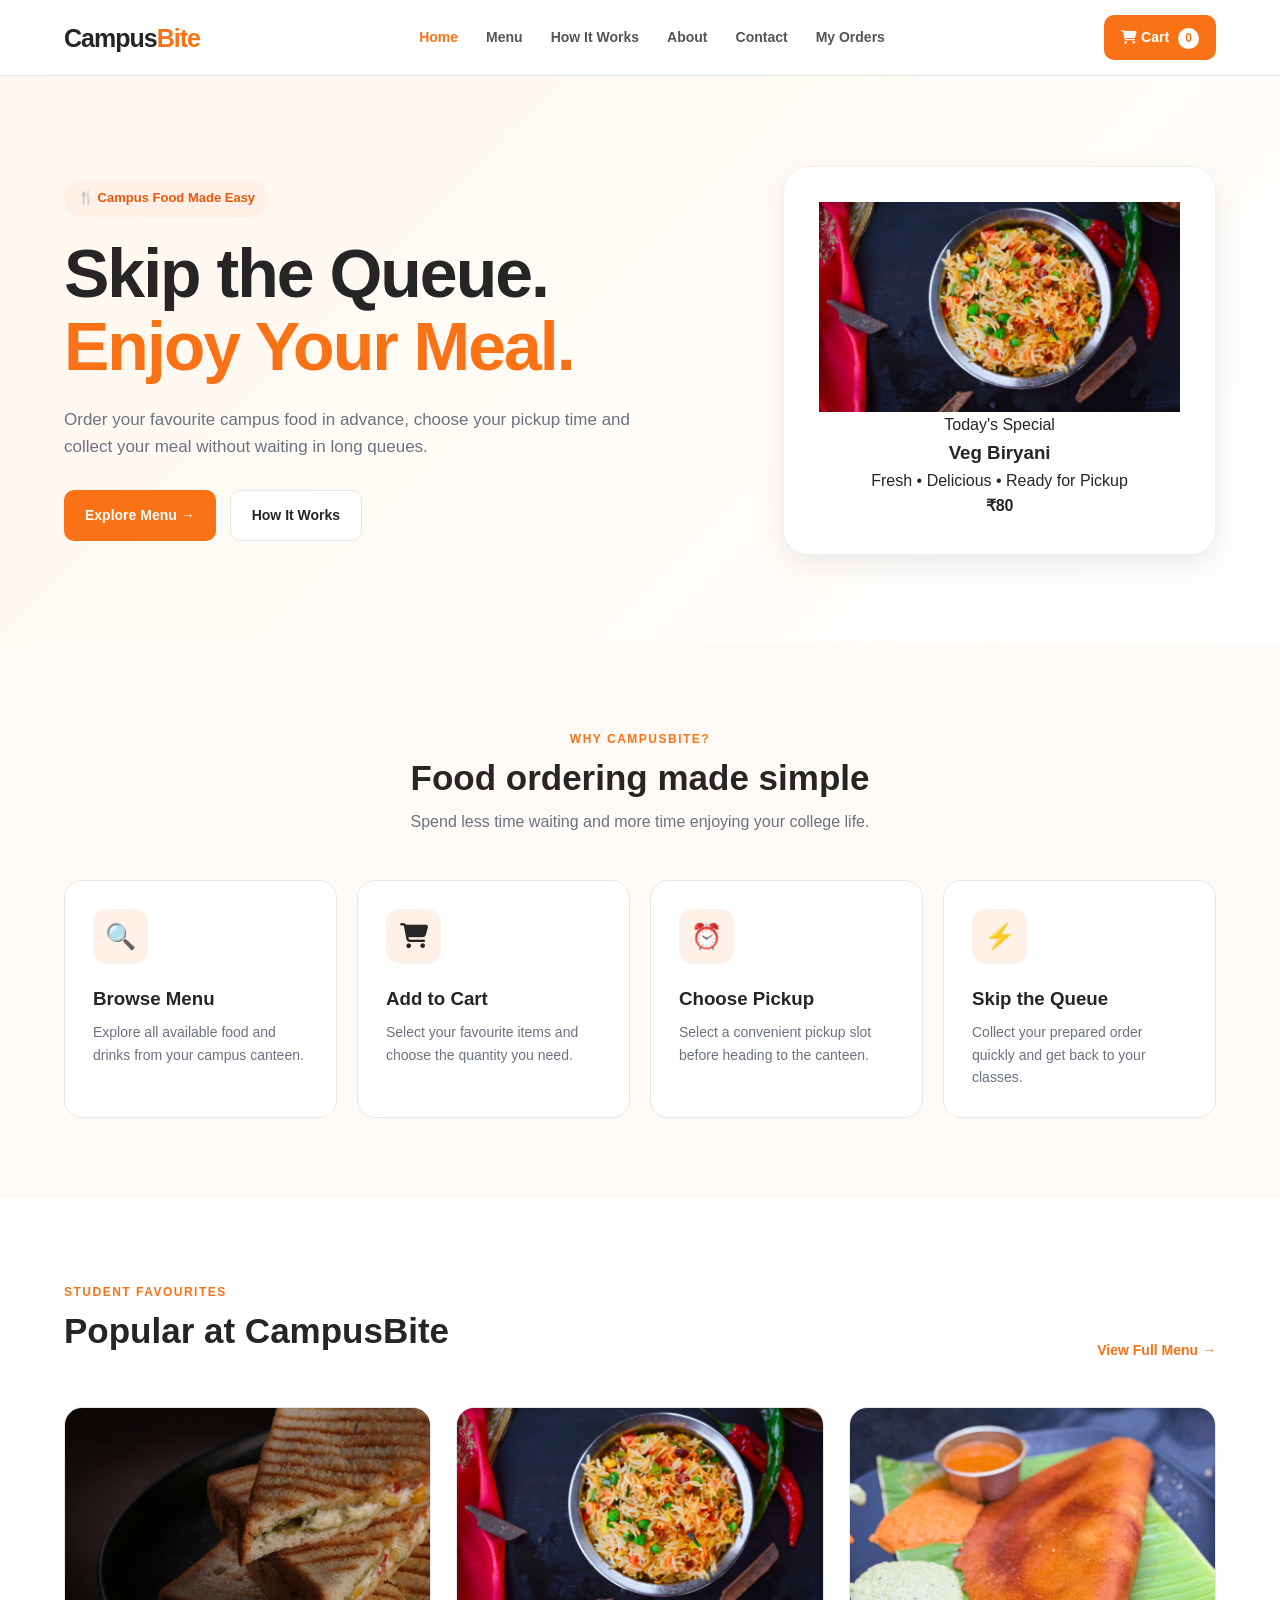
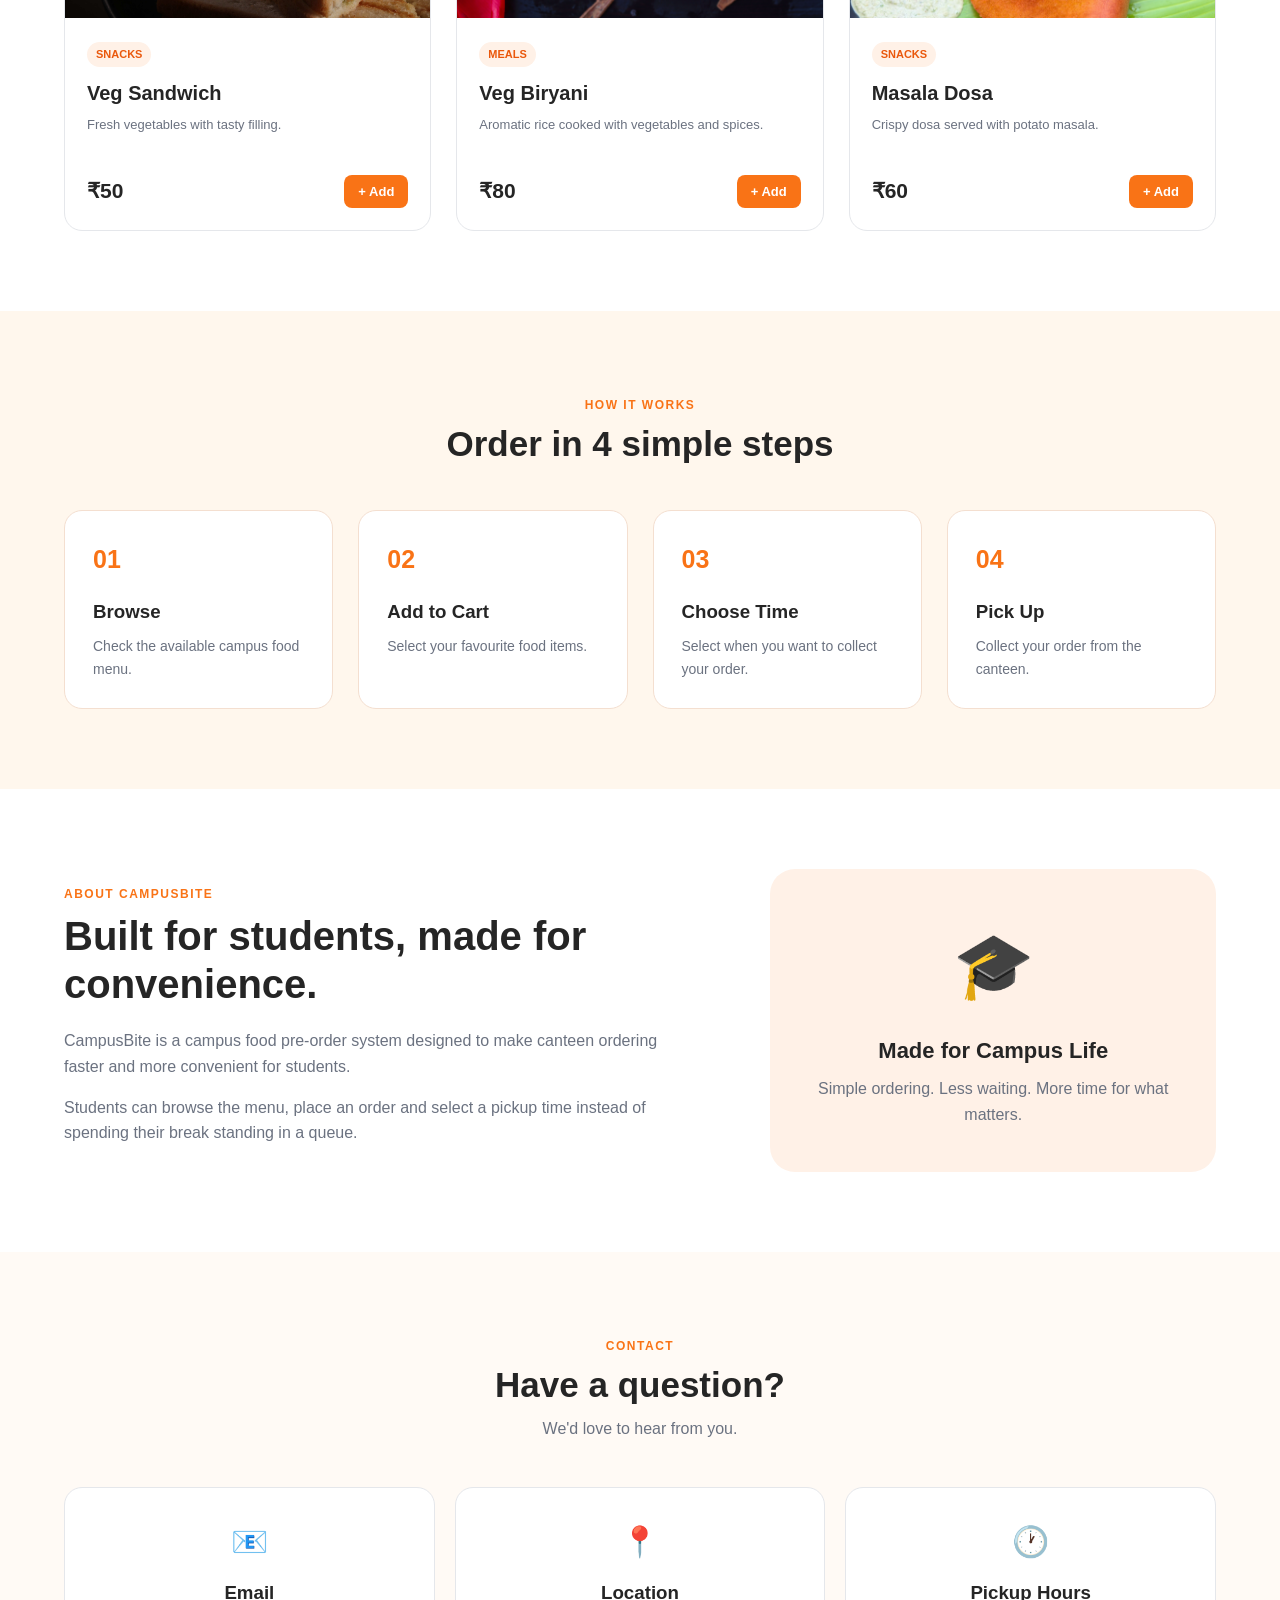
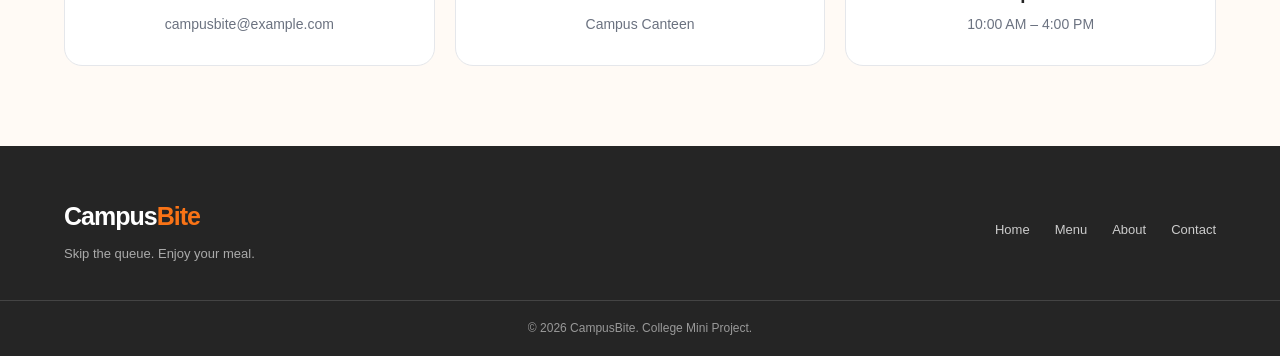
<file: index.html>
<!DOCTYPE html>
<html lang="en">
<head>
    <meta charset="UTF-8">
    <meta name="viewport" content="width=device-width, initial-scale=1.0">

    <title>CampusBite | Skip the Queue</title>

    <link rel="stylesheet" href="css/style.css">

    <link rel="stylesheet" href="https://cdnjs.cloudflare.com/ajax/libs/font-awesome/6.5.2/css/all.min.css">
</head>

<body>

    <!-- ================= NAVBAR ================= -->

    <header class="navbar">

        <div class="container nav-container">

            <a href="index.html" class="logo">
                Campus<span>Bite</span>
            </a>

            <nav class="nav-links">
                <a href="index.html" class="active">Home</a>
                <a href="menu.html">Menu</a>
                <a href="index.html#how-it-works">How It Works</a>
                <a href="index.html#about">About</a>
                <a href="index.html#contact">Contact</a>
                <a href="my-orders.html">My Orders</a>
            </nav>

            <a href="cart.html" class="cart-button">
                <i class="fas fa-shopping-cart"></i> Cart
                <span id="cart-count">0</span>
            </a>

        </div>

    </header>


    <!-- ================= HERO ================= -->

    <section class="hero">

        <div class="container hero-content">

            <div class="hero-text">

                <span class="hero-tag">
                    🍴 Campus Food Made Easy
                </span>

                <h1>
                    Skip the Queue.
                    <span>Enjoy Your Meal.</span>
                </h1>

                <p>
                    Order your favourite campus food in advance,
                    choose your pickup time and collect your meal
                    without waiting in long queues.
                </p>

                <div class="hero-buttons">

                    <a href="menu.html" class="primary-button">
                        Explore Menu →
                    </a>

                    <a href="#how-it-works" class="secondary-button">
                        How It Works
                    </a>

                </div>

            </div>


            <div class="hero-card">

                <div class="menu-food-image">

                    <img src="images/biryani.jpg"
                         alt="Veg Biryani">

                </div>
                    <span>Today's Special</span>

                    <h3>Veg Biryani</h3>

                    <p>
                        Fresh • Delicious • Ready for Pickup
                    </p>

                    <strong>₹80</strong>

                </div>

            </div>

        </div>

    </section>


    <!-- ================= FEATURES ================= -->

    <section class="section">

        <div class="container">

            <div class="section-heading">

                <span class="section-label">
                    WHY CAMPUSBITE?
                </span>

                <h2>
                    Food ordering made simple
                </h2>

                <p>
                    Spend less time waiting and more time enjoying
                    your college life.
                </p>

            </div>


            <div class="feature-grid">

                <div class="feature-card">

                    <div class="feature-icon">🔍</div>

                    <h3>Browse Menu</h3>

                    <p>
                        Explore all available food and drinks
                        from your campus canteen.
                    </p>

                </div>


                <div class="feature-card">

                    <div class="feature-icon">
                        <i class="fas fa-shopping-cart"></i>
                    </div>

                    <h3>Add to Cart</h3>

                    <p>
                        Select your favourite items and choose
                        the quantity you need.
                    </p>

                </div>


                <div class="feature-card">

                    <div class="feature-icon">⏰</div>

                    <h3>Choose Pickup</h3>

                    <p>
                        Select a convenient pickup slot before
                        heading to the canteen.
                    </p>

                </div>


                <div class="feature-card">

                    <div class="feature-icon">⚡</div>

                    <h3>Skip the Queue</h3>

                    <p>
                        Collect your prepared order quickly
                        and get back to your classes.
                    </p>

                </div>

            </div>

        </div>

    </section>


    <!-- ================= POPULAR FOOD ================= -->

    <section class="section light-section">

        <div class="container">

            <div class="section-heading section-heading-row">

                <div>

                    <span class="section-label">
                        STUDENT FAVOURITES
                    </span>

                    <h2>
                        Popular at CampusBite
                    </h2>

                </div>

                <a href="menu.html" class="view-menu-link">
                    View Full Menu →
                </a>

            </div>


            <div class="food-grid">


                <!-- Sandwich -->

                <div class="food-card">

                    <div class="menu-food-image">
                        <img src="images/sandwich.jpg"
                             alt="Veg Sandwich">
                    </div>

                    <div class="menu-food-info">

                        <span class="food-category">
                            Snacks
                        </span>

                        <h3>Veg Sandwich</h3>

                        <p>
                            Fresh vegetables with tasty filling.
                        </p>

                        <div class="food-bottom">

                            <strong>₹50</strong>

                            <button onclick="addToCart(1)">
                                + Add
                            </button>

                        </div>

                    </div>

                </div>


                <!-- Biryani -->

                <div class="food-card">

                    <div class="menu-food-image">
                        <img src="images/biryani.jpg"
                             alt="Veg Biryani">
                    </div>

                    <div class="menu-food-info">

                        <span class="food-category">
                            Meals
                        </span>

                        <h3>Veg Biryani</h3>

                        <p>
                            Aromatic rice cooked with vegetables
                            and spices.
                        </p>

                        <div class="food-bottom">

                            <strong>₹80</strong>

                            <button onclick="addToCart(2)">
                                + Add
                            </button>

                        </div>

                    </div>

                </div>


                <!-- Dosa -->

                <div class="food-card">

                    <div class="menu-food-image">
                        <img src="images/masala-dosa.jpg"
                             alt="Masala Dosa">
                    </div>

                    <div class="menu-food-info">

                        <span class="food-category">
                            Snacks
                        </span>

                        <h3>Masala Dosa</h3>

                        <p>
                            Crispy dosa served with potato masala.
                        </p>

                        <div class="food-bottom">

                            <strong>₹60</strong>

                            <button onclick="addToCart(4)">
                                + Add
                            </button>

                        </div>

                    </div>

                </div>

            </div>

        </div>

    </section>


    <!-- ================= HOW IT WORKS ================= -->

    <section class="how-section" id="how-it-works">

        <div class="container">

            <div class="section-heading">

                <span class="section-label">
                    HOW IT WORKS
                </span>

                <h2>
                    Order in 4 simple steps
                </h2>

            </div>


            <div class="steps">

                <div class="step">

                    <div class="step-number">01</div>

                    <h3>Browse</h3>

                    <p>
                        Check the available campus food menu.
                    </p>

                </div>


                <div class="step">

                    <div class="step-number">02</div>

                    <h3>Add to Cart</h3>

                    <p>
                        Select your favourite food items.
                    </p>

                </div>


                <div class="step">

                    <div class="step-number">03</div>

                    <h3>Choose Time</h3>

                    <p>
                        Select when you want to collect your order.
                    </p>

                </div>


                <div class="step">

                    <div class="step-number">04</div>

                    <h3>Pick Up</h3>

                    <p>
                        Collect your order from the canteen.
                    </p>

                </div>

            </div>

        </div>

    </section>


    <!-- ================= ABOUT ================= -->

    <section class="section about" id="about">

        <div class="container about-content">

            <div class="about-text">

                <span class="section-label">
                    ABOUT CAMPUSBITE
                </span>

                <h2>
                    Built for students,
                    made for convenience.
                </h2>

                <p>
                    CampusBite is a campus food pre-order system
                    designed to make canteen ordering faster and
                    more convenient for students.
                </p>

                <p>
                    Students can browse the menu, place an order
                    and select a pickup time instead of spending
                    their break standing in a queue.
                </p>

            </div>


            <div class="about-box">

                <div class="about-icon">
                    🎓
                </div>

                <h3>
                    Made for Campus Life
                </h3>

                <p>
                    Simple ordering. Less waiting.
                    More time for what matters.
                </p>

            </div>

        </div>

    </section>


    <!-- ================= CONTACT ================= -->

    <section class="section contact" id="contact">

        <div class="container">

            <div class="section-heading">

                <span class="section-label">
                    CONTACT
                </span>

                <h2>
                    Have a question?
                </h2>

                <p>
                    We'd love to hear from you.
                </p>

            </div>


            <div class="contact-grid">

                <div class="contact-card">

                    <div class="contact-icon">
                        📧
                    </div>

                    <h3>Email</h3>

                    <p>
                        campusbite@example.com
                    </p>

                </div>


                <div class="contact-card">

                    <div class="contact-icon">
                        📍
                    </div>

                    <h3>Location</h3>

                    <p>
                        Campus Canteen
                    </p>

                </div>


                <div class="contact-card">

                    <div class="contact-icon">
                        🕐
                    </div>

                    <h3>Pickup Hours</h3>

                    <p>
                        10:00 AM – 4:00 PM
                    </p>

                </div>

            </div>

        </div>

    </section>


    <!-- ================= FOOTER ================= -->

    <footer class="footer">

        <div class="container footer-content">

            <div>

                <a href="index.html" class="logo">
                    Campus<span>Bite</span>
                </a>

                <p>
                    Skip the queue. Enjoy your meal.
                </p>

            </div>


            <div class="footer-links">

                <a href="index.html">Home</a>
                <a href="menu.html">Menu</a>
                <a href="#about">About</a>
                <a href="#contact">Contact</a>

            </div>

        </div>


        <div class="footer-bottom">

            <p>
                © 2026 CampusBite. College Mini Project.
            </p>

        </div>

    </footer>


    <script src="js/script.js"></script>

</body>
</html>
</file>
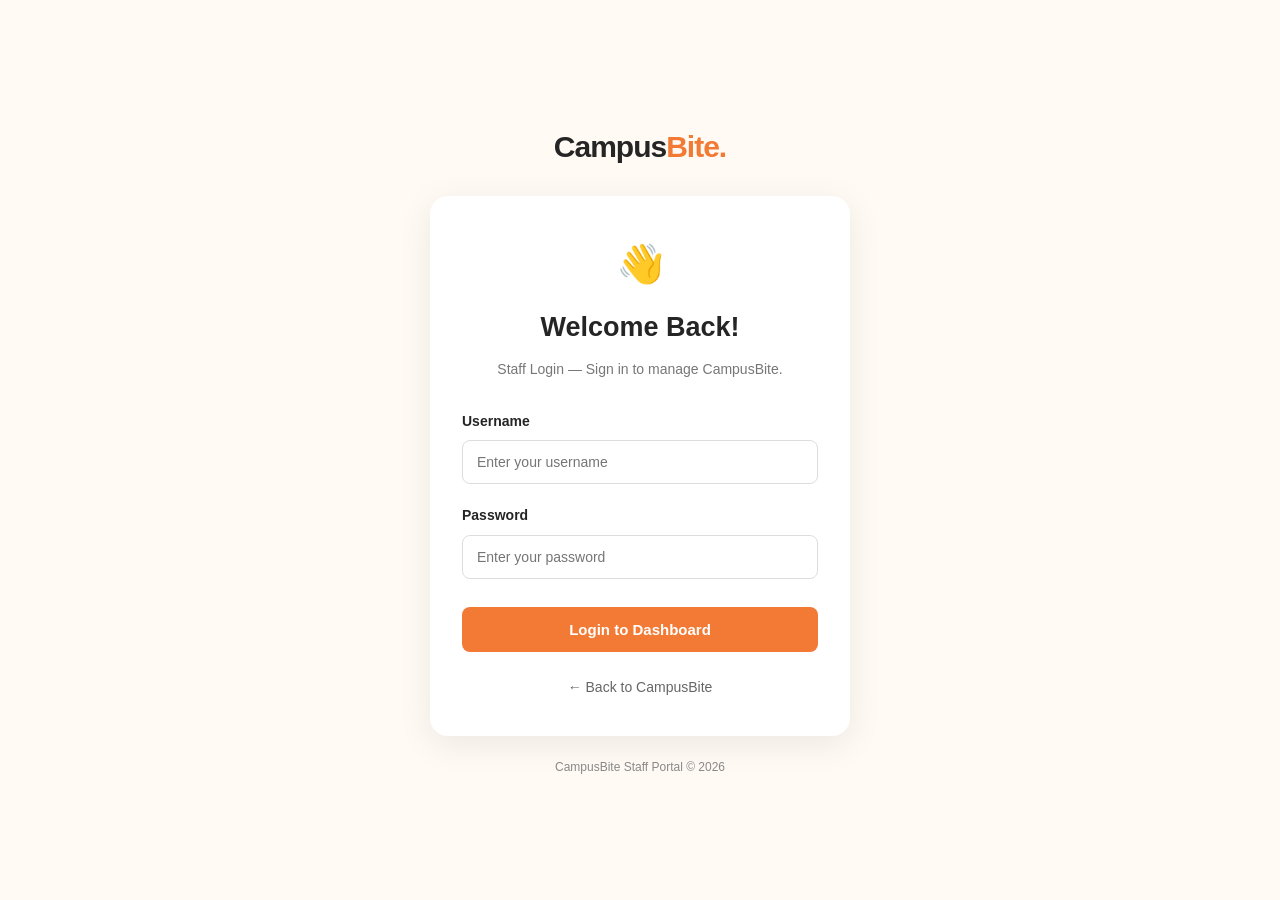
<file: admin-login.html>
<!DOCTYPE html>
<html lang="en">
<head>
    <meta charset="UTF-8">
    <meta name="viewport" content="width=device-width, initial-scale=1.0">
    <title>CampusBite | Staff Login</title>
    <link rel="stylesheet" href="css/style.css">
</head>
<body class="admin-login-page">

    <div class="admin-login-container">

        <a href="index.html" class="logo">
            Campus<span>Bite.</span>
        </a>

        <div class="admin-login-card">
            <div class="admin-login-icon">👋</div>

            <h1>Welcome Back!</h1>
            <p class="admin-login-subtitle">
                Staff Login — Sign in to manage CampusBite.
            </p>

            <form id="adminLoginForm">
                <div class="login-form-group">
                    <label for="adminUsername">Username</label>
                    <input
                        type="text"
                        id="adminUsername"
                        placeholder="Enter your username"
                        required
                    >
                </div>

                <div class="login-form-group">
                    <label for="adminPassword">Password</label>
                    <input
                        type="password"
                        id="adminPassword"
                        placeholder="Enter your password"
                        required
                    >
                </div>

                <p id="loginError" class="login-error"></p>

                <button type="submit" class="admin-login-btn">
                    Login to Dashboard
                </button>
            </form>

            <a href="index.html" class="login-back-link">
                ← Back to CampusBite
            </a>
        </div>

        <p class="admin-login-footer">
            CampusBite Staff Portal © 2026
        </p>

    </div>

    <script src="js/script.js"></script>

</body>
</html>
</file>
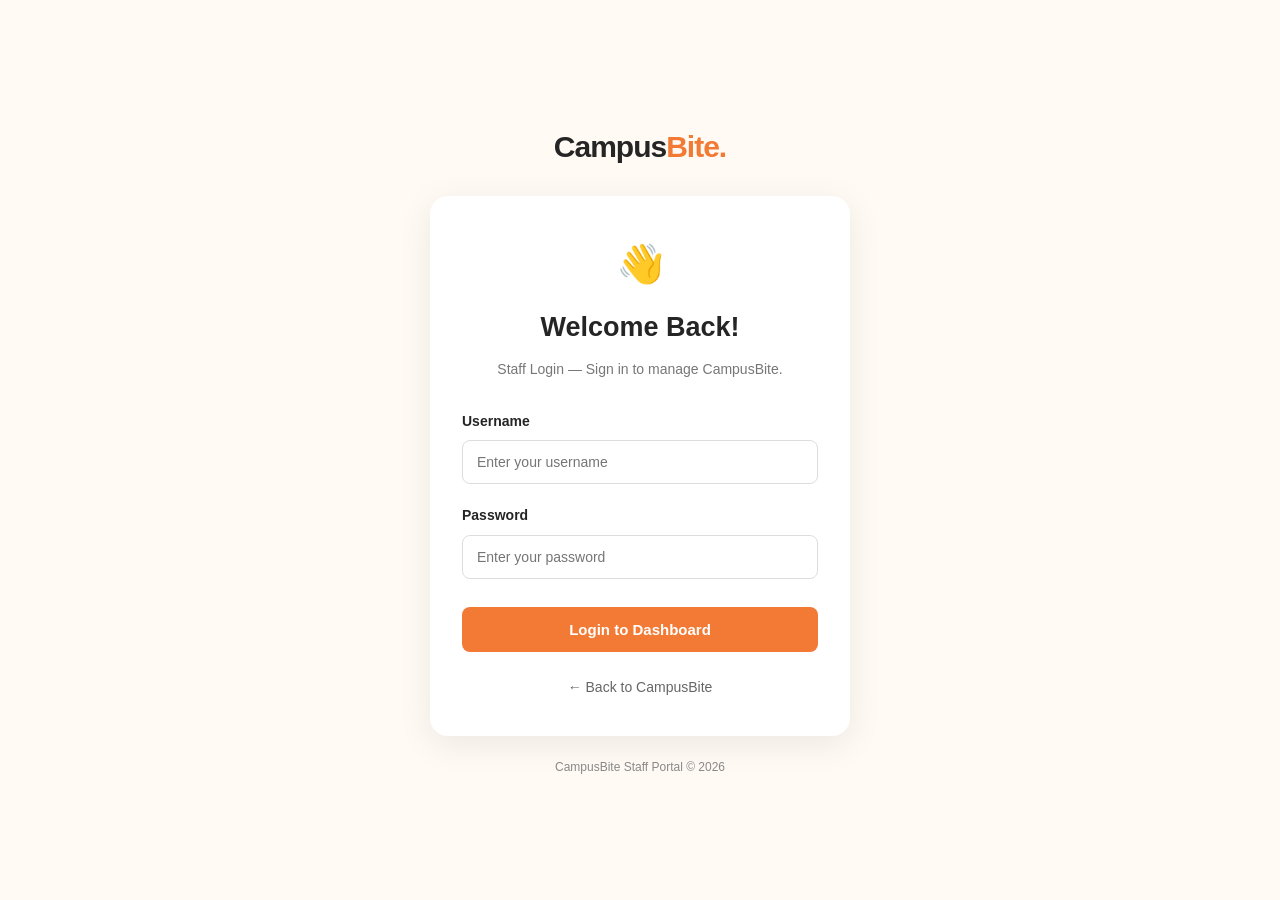
<file: admin.html>
<!DOCTYPE html>
<html lang="en">
<head>
    <meta charset="UTF-8">
    <meta name="viewport" content="width=device-width, initial-scale=1.0">
    <title>CampusBite | Admin Dashboard</title>
    <link rel="stylesheet" href="css/style.css">
</head>

<body class="admin-page">

    <div class="admin-layout">

        <!-- SIDEBAR -->
        <aside class="admin-sidebar">

            <div class="admin-brand">
                <a href="index.html" class="logo">
                    Campus<span>Bite.</span>
                </a>
                <p>STAFF PANEL</p>
            </div>

            <nav class="admin-nav">
                <a href="#dashboard" class="admin-nav-link active">📊 Dashboard</a>
                <a href="#active-section" class="admin-nav-link">📦 Active Orders</a>
                <a href="#completed-section" class="admin-nav-link">✅ Completed Orders</a>
                <a href="#cancelled-section" class="admin-nav-link">❌ Cancelled Orders</a>
                <a href="#food-management" class="admin-nav-link">🍔 Food Management</a>
                
            </nav>

            <div class="admin-sidebar-bottom">

                <a href="index.html">← Back to Website</a>
            
                <button
                    type="button"
                    class="admin-logout-btn"
                    onclick="adminLogout()">
                    ↪ Logout
                </button>
            
            </div>

        </aside>


        <!-- MAIN CONTENT -->
        <main class="admin-main" id="dashboard">

            <header class="admin-topbar">
                <div>
                    <h2>Dashboard Overview</h2>
                    <p>Welcome to CampusBite Staff Dashboard!</p>
                </div>

                
            </header>


            <!-- SUMMARY CARDS -->
            <section class="admin-dashboard-section">

                <div class="admin-dashboard-heading">
                    <h2>Overview</h2>
                    <p>Here's what's happening with your orders.</p>
                </div>

                <div class="admin-summary" id="admin-summary"></div>

            </section>


            <!-- ACTIVE ORDERS -->
            <section class="admin-dashboard-section" id="active-section">

                <div class="admin-section-heading">
                    <div>
                        <h2>Active Orders</h2>
                        <p>Orders that need attention.</p>
                    </div>

                    <span id="active-orders-count"></span>
                </div>

                <div id="admin-active-orders"></div>

            </section>


            <!-- COMPLETED ORDERS -->
            <section class="admin-dashboard-section" id="completed-section">

                <div class="admin-section-heading">
                    <div>
                        <h2>Completed Orders</h2>
                        <p>Orders successfully collected.</p>
                    </div>

                    <span id="completed-orders-count"></span>
                </div>

                <div id="admin-completed-orders"></div>

            </section>


            <!-- CANCELLED ORDERS -->
            <section class="admin-dashboard-section" id="cancelled-section">

                <div class="admin-section-heading">
                    <div>
                        <h2>Cancelled Orders</h2>
                        <p>Orders cancelled by students or staff.</p>
                    </div>

                    <span id="cancelled-orders-count"></span>
                </div>

                <div id="admin-cancelled-orders"></div>

            </section>


            <!-- FUTURE FEATURES -->
            <!-- FOOD MANAGEMENT -->
<section class="admin-dashboard-section" id="food-management">

    <div class="admin-section-heading">
        <div>
            <h2>Food Management</h2>
            <p>Add and manage your CampusBite menu.</p>
        </div>
    </div>

    <!-- ADD NEW FOOD FORM -->
    <div class="add-food-form">

        <h3>➕ Add New Food Item</h3>

        <form id="add-food-form">

            <div class="food-form-grid">

                <div class="form-group">
                    <label for="food-name">Food Name</label>
                    <input type="text" id="food-name"
                        placeholder="Enter food name" required>
                </div>

                <div class="form-group">
                    <label for="food-price">Price (₹)</label>
                    <input type="number" id="food-price"
                        placeholder="Enter price" min="1" required>
                </div>

                <div class="form-group">
                    <label for="food-category">Category</label>
                    <select id="food-category" required>
                        <option value="">Select Category</option>
                        <option value="Snacks">Snacks</option>
                        <option value="Meals">Meals</option>
                        <option value="Beverages">Beverages</option>
                        <option value="Desserts">Desserts</option>
                    </select>
                </div>

                <div class="form-group">
                    <label for="food-image">Image URL</label>
                    <input type="url" id="food-image"
                        placeholder="Paste image URL">
                </div>

            </div>

            <button type="submit" class="add-food-submit-btn">
                Add Food Item
            </button>

        </form>

    </div>

    <!-- EXISTING FOOD ITEMS -->
    <div class="food-management-list" id="admin-food-list">
    </div>

</section>


            

                
            </section>


            <footer class="admin-footer">
                CampusBite Staff Dashboard © 2026
            </footer>

        </main>

    </div>

    <script src="js/script.js"></script>

</body>
</html>
</file>
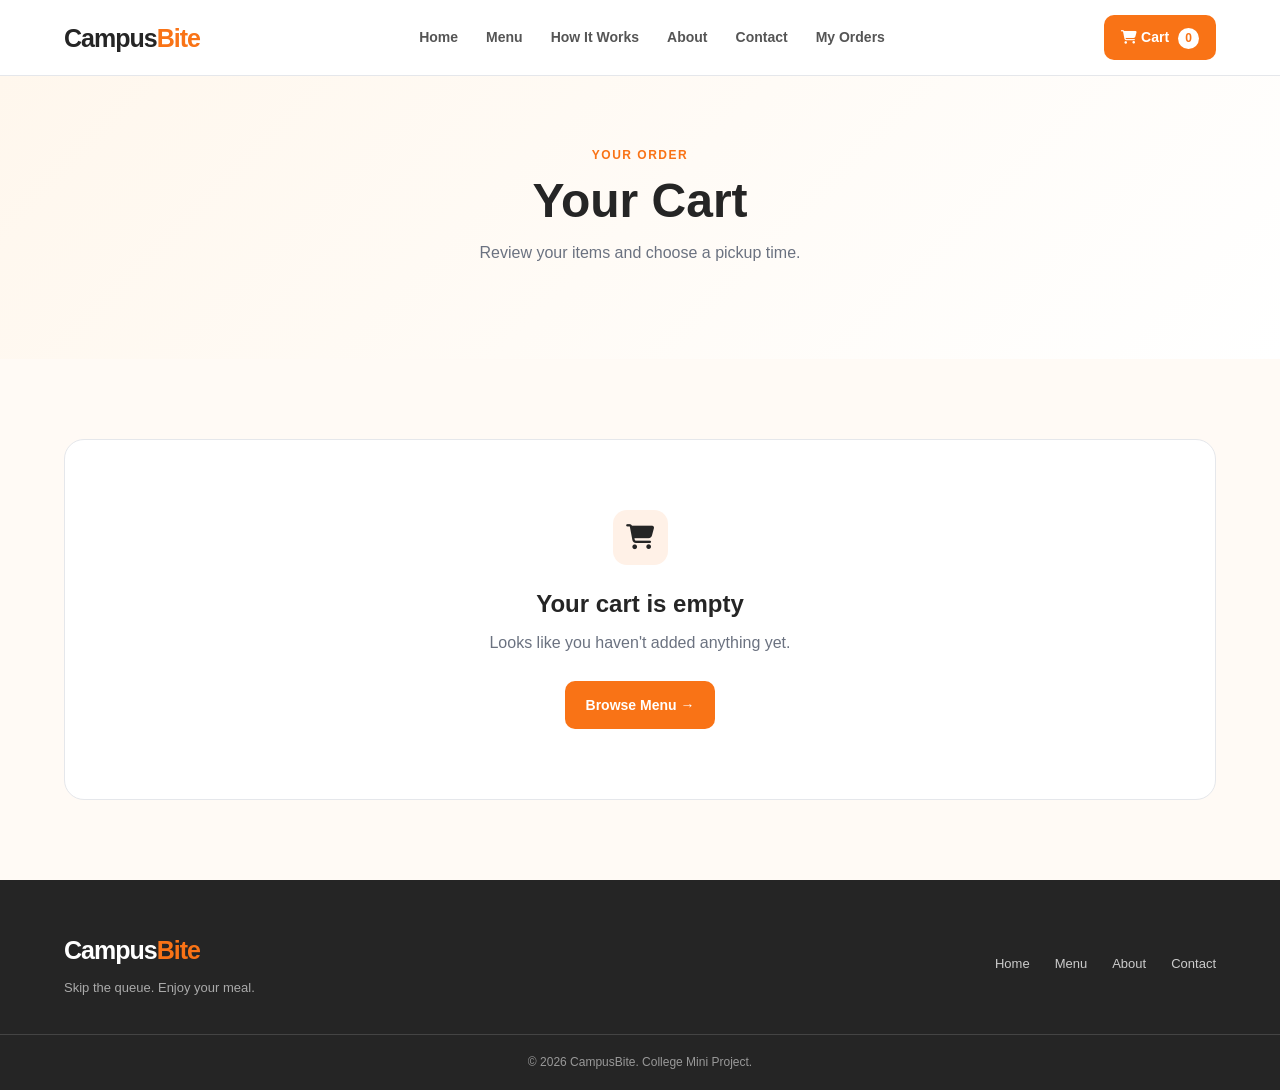
<file: cart.html>
<!DOCTYPE html>
<html lang="en">
<head>

    <meta charset="UTF-8">

    <meta name="viewport"
          content="width=device-width, initial-scale=1.0">

    <title>CampusBite | Cart</title>

    <link rel="stylesheet" href="css/style.css">

    <link rel="stylesheet" href="https://cdnjs.cloudflare.com/ajax/libs/font-awesome/6.5.2/css/all.min.css">

</head>

<body>


    <!-- ================= NAVBAR ================= -->

    <header class="navbar">

        <div class="container nav-container">

            <a href="index.html" class="logo">
                Campus<span>Bite</span>
            </a>

            <nav class="nav-links">

                <a href="index.html">
                    Home
                </a>

                <a href="menu.html">
                    Menu
                </a>

                <a href="index.html#how-it-works">
                    How It Works
                </a>

                <a href="index.html#about">
                    About
                </a>

                <a href="index.html#contact">
                    Contact
                </a>

                <a href="my-orders.html">My Orders</a>

            </nav>


                <a href="cart.html" class="cart-button active">
                    <i class="fas fa-shopping-cart"></i>
                    Cart
                    <span id="cart-count">0</span>
                </a>


        </div>

    </header>


    <!-- ================= CART HERO ================= -->

    <section class="menu-hero">

        <div class="container">

            <span class="section-label">
                YOUR ORDER
            </span>

            <h1>
                Your Cart
            </h1>

            <p>
                Review your items and choose a pickup time.
            </p>

        </div>

    </section>


    <!-- ================= CART ================= -->

    <section class="section cart-section">

        <div class="container">


            <!-- EMPTY CART -->

            <div id="empty-cart" class="empty-cart">

                <div class="feature-icon">
                    <i class="fas fa-shopping-cart"></i>
                </div>

                <h2>
                    Your cart is empty
                </h2>

                <p>
                    Looks like you haven't added anything yet.
                </p>

                <a href="menu.html" class="primary-button">
                    Browse Menu →
                </a>

            </div>


            <!-- CART CONTENT -->

            <div id="cart-content" class="cart-layout">


                <!-- CART ITEMS -->

                <div class="cart-items-container">

                    <div class="cart-heading">

                        <div>

                            <span class="section-label">
                                ORDER ITEMS
                            </span>

                            <h2>
                                Your Items
                            </h2>

                        </div>

                        <span id="cart-item-count">
                            0 items
                        </span>

                    </div>


                    <div id="cart-items">
                    </div>


                    <a href="menu.html"
                       class="continue-shopping">

                        ← Continue Shopping

                    </a>

                </div>


                <!-- SUMMARY -->

                <div class="cart-summary">

                    <h2>
                        Order Summary
                    </h2>


                    <div class="summary-row">

                        <span>
                            Items
                        </span>

                        <strong id="summary-item-count">
                            0
                        </strong>

                    </div>


                    <div class="summary-row">

                        <span>
                            Subtotal
                        </span>

                        <strong>
                            ₹<span id="cart-subtotal">0</span>
                        </strong>

                    </div>


                    <div class="summary-row">

                        <span>
                            Service Charge
                        </span>

                        <strong>
                            ₹0
                        </strong>

                    </div>


                    <hr>


                    <div class="summary-total">

                        <span>
                            Total
                        </span>

                        <strong>
                            ₹<span id="cart-total">0</span>
                        </strong>

                    </div>


                    <!-- PICKUP -->

                    <div class="pickup-section">

                        <h3>
                            ⏰ Choose Pickup Time
                        </h3>

                        <p>
                            Select a convenient time to collect
                            your order.
                        </p>


                        <div class="pickup-options">

                            <label class="pickup-option">

                                <input
                                    type="radio"
                                    name="pickup-time"
                                    value="10:00 AM - 10:30 AM"
                                >

                                <span>
                                    10:00 AM - 10:30 AM
                                </span>

                            </label>


                            <label class="pickup-option">

                                <input
                                    type="radio"
                                    name="pickup-time"
                                    value="11:00 AM - 11:30 AM"
                                >

                                <span>
                                    11:00 AM - 11:30 AM
                                </span>

                            </label>


                            <label class="pickup-option">

                                <input
                                    type="radio"
                                    name="pickup-time"
                                    value="12:00 PM - 12:30 PM"
                                >

                                <span>
                                    12:00 PM - 12:30 PM
                                </span>

                            </label>


                            <label class="pickup-option">

                                <input
                                    type="radio"
                                    name="pickup-time"
                                    value="1:00 PM - 1:30 PM"
                                >

                                <span>
                                    1:00 PM - 1:30 PM
                                </span>

                            </label>


                            <label class="pickup-option">

                                <input
                                    type="radio"
                                    name="pickup-time"
                                    value="2:00 PM - 2:30 PM"
                                >

                                <span>
                                    2:00 PM - 2:30 PM
                                </span>

                            </label>

                        </div>

                    </div>


                    <!-- CUSTOMER -->

                    <div class="customer-details">

                        <h3>
                            👤 Your Details
                        </h3>


                        <input
                            type="text"
                            id="customer-name"
                            placeholder="Enter your name"
                        >


                        <input
                            type="text"
                            id="customer-class"
                            placeholder="Class / Section" 
                        >

                        <input
                            type="tel"
                            id="customer-phone"
                            placeholder="Enter your phone number"
                            maxlength="10"
                        >

                    </div>

                    <!-- PAYMENT OPTIONS -->

<div class="payment-section">

    <h3>💳 Payment Method</h3>

    <label class="payment-option">
        <input
            type="radio"
            name="payment"
            value="UPI"
        >
        📱 UPI
    </label>

    <label class="payment-option">
        <input
            type="radio"
            name="payment"
            value="Pay at Canteen"
        >
        🏫 Pay at Canteen
    </label>

    <label class="payment-option">
        <input
            type="radio"
            name="payment"
            value="Cash on Pickup"
        >
        💵 Cash on Pickup
    </label>

</div>


                    <button
                        class="checkout-button"
                        onclick="placeOrder()">

                        Place Pre-Order →

                    </button>


                    

                </div>

            </div>

        </div>

    </section>


    <!-- ================= ORDER SUCCESS ================= -->

    <div id="order-modal" class="order-modal">

        <div class="order-modal-content">

            <div class="success-icon">
                ✓
            </div>

            <h2>
                Order Confirmed!
            </h2>

            <p>
                Your CampusBite pre-order has been placed
                successfully.
            </p>


            <div class="order-details">

                <div>

                    <span>
                        Order ID
                    </span>

                    <strong id="order-id">
                        CB0000
                    </strong>

                </div>


                <div>

                    <span>
                        Pickup Time
                    </span>

                    <strong id="confirmed-pickup">
                        —
                    </strong>

                </div>


                <div>

                    <span>
                        Total
                    </span>

                    <strong>
                        ₹<span id="confirmed-total">
                            0
                        </span>
                    </strong>

                </div>

            </div>


            <p class="pickup-message">

                Please collect your order from the
                campus canteen at your selected time.

            </p>


            <a href="index.html"
               class="primary-button">

                Back to Home

            </a>

        </div>

    </div>


    <!-- ================= FOOTER ================= -->

    <footer class="footer">

        <div class="container footer-content">

            <div>

                <a href="index.html" class="logo">
                    Campus<span>Bite</span>
                </a>

                <p>
                    Skip the queue. Enjoy your meal.
                </p>

            </div>


            <div class="footer-links">

                <a href="index.html">
                    Home
                </a>

                <a href="menu.html">
                    Menu
                </a>

                <a href="index.html#about">
                    About
                </a>

                <a href="index.html#contact">
                    Contact
                </a>

            </div>

        </div>


        <div class="footer-bottom">

            <p>
                © 2026 CampusBite. College Mini Project.
            </p>

        </div>

    </footer>


    <script src="js/script.js"></script>

</body>
</html>
</file>
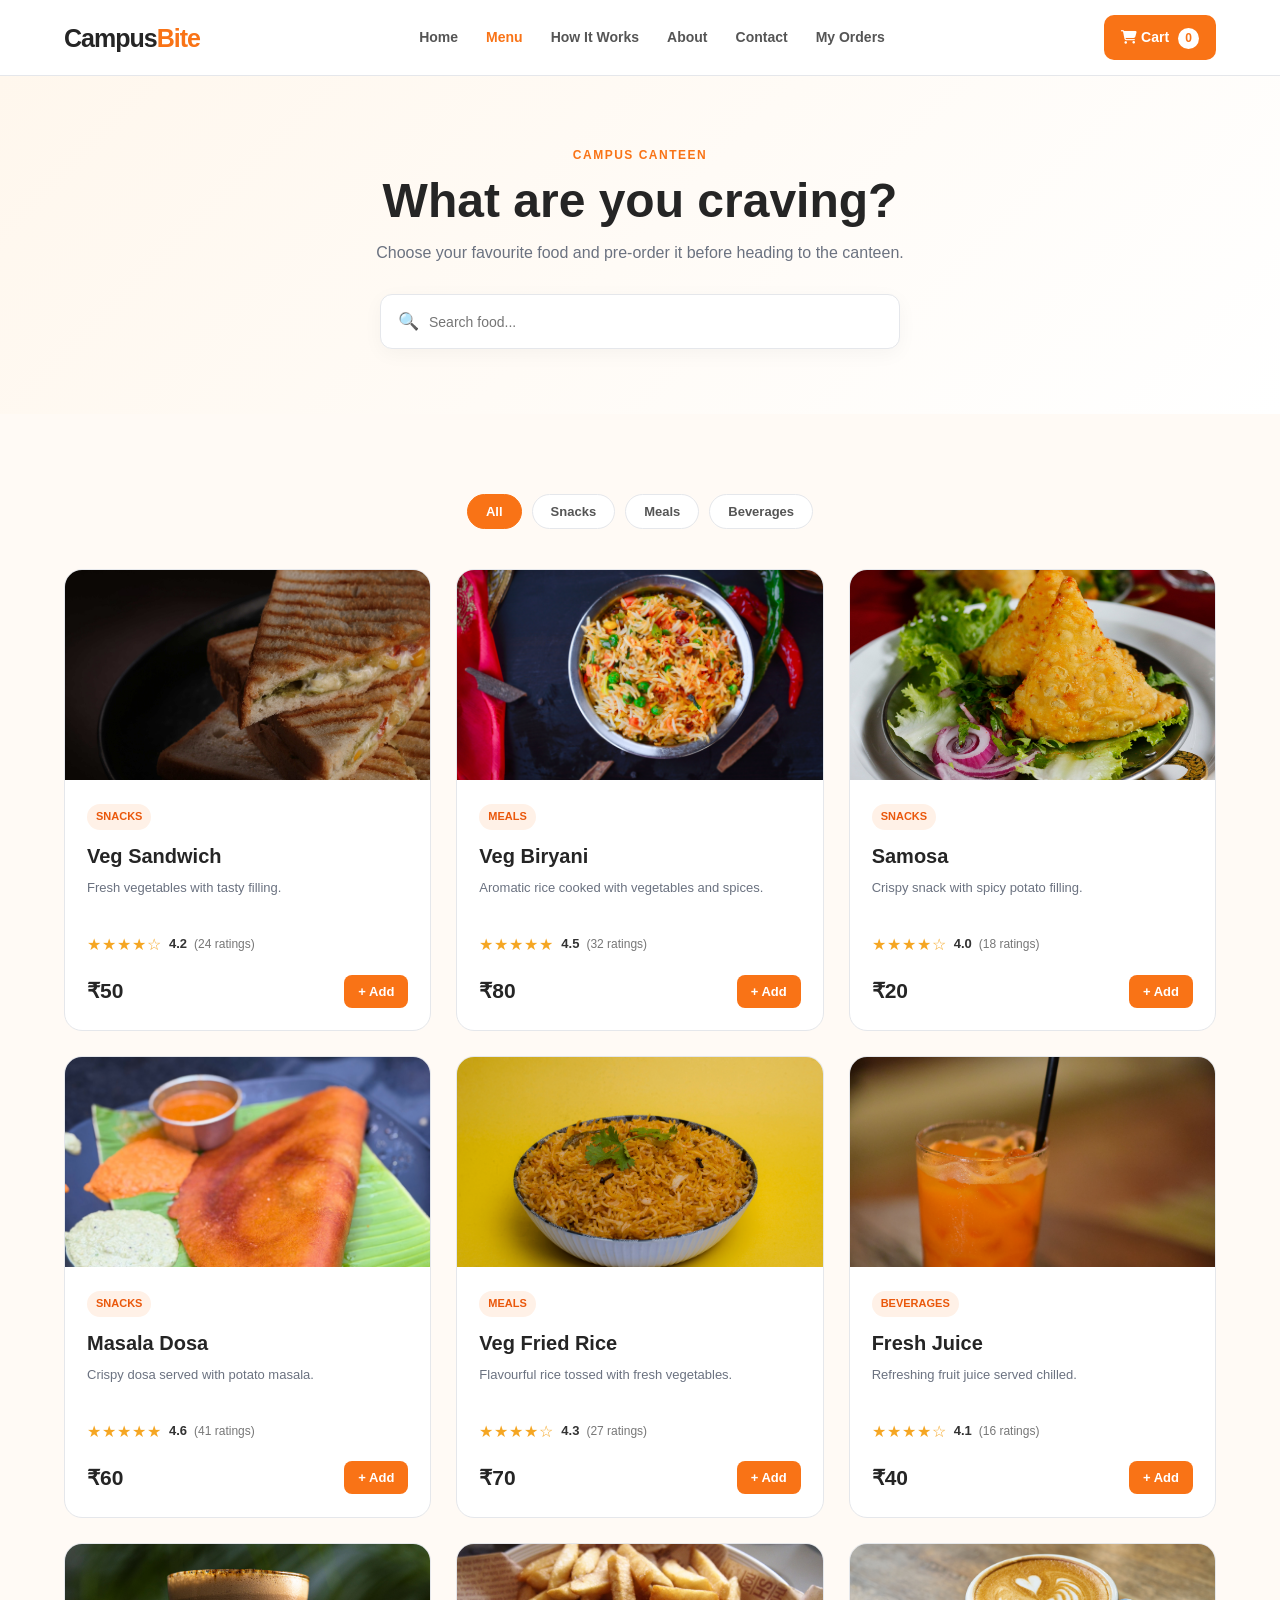
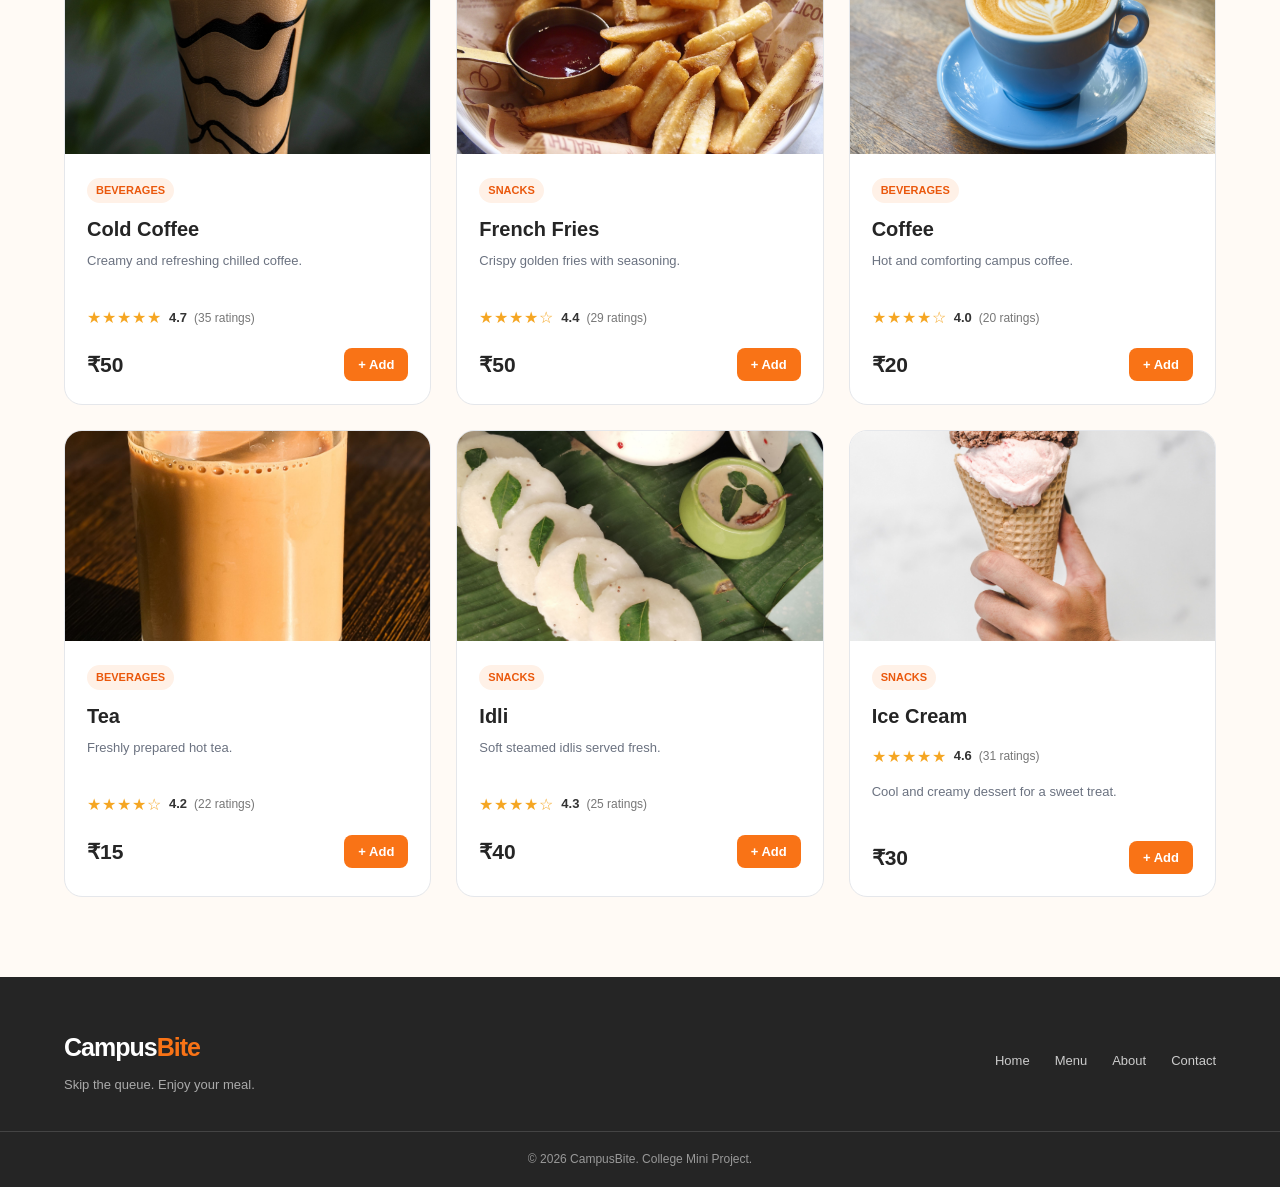
<file: menu.html>
<!DOCTYPE html>
<html lang="en">
<head>

    <meta charset="UTF-8">

    <meta name="viewport"
          content="width=device-width, initial-scale=1.0">

    <title>CampusBite | Menu</title>

    <link rel="stylesheet" href="css/style.css">

    <link rel="stylesheet" href="https://cdnjs.cloudflare.com/ajax/libs/font-awesome/6.5.2/css/all.min.css">

</head>

<body>


    <!-- ================= NAVBAR ================= -->

    <header class="navbar">

        <div class="container nav-container">

            <a href="index.html" class="logo">
                Campus<span>Bite</span>
            </a>

            <nav class="nav-links">

                <a href="index.html">
                    Home
                </a>

                <a href="menu.html" class="active">
                    Menu
                </a>

                <a href="index.html#how-it-works">
                    How It Works
                </a>

                <a href="index.html#about">
                    About
                </a>

                <a href="index.html#contact">
                    Contact
                </a>

                <a href="my-orders.html">My Orders</a>

            </nav>

            <a href="cart.html" class="cart-button">
                <i class="fas fa-shopping-cart"></i> Cart
                <span id="cart-count">0</span>
            </a>
            </a>

        </div>

    </header>


    <!-- ================= MENU HERO ================= -->

    <section class="menu-hero">

        <div class="container">

            <span class="section-label">
                CAMPUS CANTEEN
            </span>

            <h1>
                What are you craving?
            </h1>

            <p>
                Choose your favourite food and pre-order it
                before heading to the canteen.
            </p>


            <div class="search-box">

                <span>🔍</span>

                <input
                    type="text"
                    id="menu-search"
                    placeholder="Search food..."
                >

            </div>

        </div>

    </section>


    <!-- ================= MENU ================= -->

    <section class="section menu-section">

        <div class="container">


            <!-- FILTERS -->

            <div class="filter-bar">

                <button
                    class="filter-button active"
                    onclick="filterMenu('all')">

                    All

                </button>


                <button
                    class="filter-button"
                    onclick="filterMenu('snacks')">

                    Snacks

                </button>


                <button
                    class="filter-button"
                    onclick="filterMenu('meals')">

                    Meals

                </button>


                <button
                    class="filter-button"
                    onclick="filterMenu('beverages')">

                    Beverages

                </button>

            </div>


            <!-- FOOD GRID -->

            <div class="food-grid" id="food-grid">


                <!-- 1 -->

                <div class="food-card"
                     data-category="snacks">

                    <div class="menu-food-image">

                        <img src="images/sandwich.jpg"
                             alt="Veg Sandwich">

                    </div>

                    <div class="menu-food-info">

                        <span class="food-category">
                            Snacks
                        </span>

                        <h3>
                            Veg Sandwich
                        </h3>
                        <p>
                            Fresh vegetables with tasty filling.
                        </p><div class="food-rating" aria-label="Rated 4.2 out of 5">
                            <span class="rating-stars">★★★★☆</span>
                            <strong>4.2</strong>
                            <span class="rating-count">(24 ratings)</span>
                        </div>
                        <div class="food-bottom">
                        

                            <strong>
                                ₹50
                            </strong>

                            <button onclick="addToCart(1)">
                                + Add
                            </button>

                        </div>

                    </div>

                </div>


                <!-- 2 -->

                <div class="food-card"
                     data-category="meals">

                    <div class="menu-food-image">

                        <img src="images/biryani.jpg"
                             alt="Veg Biryani">

                    </div>

                    <div class="menu-food-info">

                        <span class="food-category">
                            Meals
                        </span>

                        <h3>
                            Veg Biryani
                        </h3>

                        <p>
                            Aromatic rice cooked with vegetables
                            and spices.
                        </p>

                        <div  class="food-rating" aria-label="Rated 4.2 out of 5">
                        <span class="rating-stars">★★★★★</span>
                        <strong>4.5</strong>
                        <span class="rating-count">(32 ratings)</span>
                    </div>


                        <div class="food-bottom">

                            <strong>
                                ₹80
                            </strong>

                            <button onclick="addToCart(2)">
                                + Add
                            </button>

                        </div>

                    </div>

                </div>


                <!-- 3 -->

                <div class="food-card"
                     data-category="snacks">

                    <div class="menu-food-image">

                        <img src="images/samosa.jpg"
                             alt="Samosa">

                    </div>

                    <div class="menu-food-info">

                        <span class="food-category">
                            Snacks
                        </span>

                        <h3>
                            Samosa
                        </h3>

                        <p>
                            Crispy snack with spicy potato filling.
                        </p>

                        <div  class="food-rating" aria-label="Rated 4.0 out of 5">
                            <span class="rating-stars">★★★★☆</span>
                            <strong>4.0</strong>
                            <span class="rating-count">(18 ratings)</span>
                        </div>

                        <div class="food-bottom">

                            <strong>
                                ₹20
                            </strong>

                            <button onclick="addToCart(3)">
                                + Add
                            </button>

                        </div>

                    </div>

                </div>


                <!-- 4 -->

                <div class="food-card"
                     data-category="snacks">

                    <div class="menu-food-image">

                        <img src="images/masala-dosa.jpg"
                             alt="Masala Dosa">

                    </div>

                    <div class="menu-food-info">

                        <span class="food-category">
                            Snacks
                        </span>

                        <h3>
                            Masala Dosa
                        </h3>

                        <p>
                            Crispy dosa served with potato masala.
                        </p>

                        <div  class="food-rating" aria-label="Rated 4.6 out of 5">
                            <span class="rating-stars">★★★★★</span>
                            <strong>4.6</strong>
                            <span class="rating-count">(41 ratings)</span>
                        </div>

                        <div class="food-bottom">

                            <strong>
                                ₹60
                            </strong>

                            <button onclick="addToCart(4)">
                                + Add
                            </button>

                        </div>

                    </div>

                </div>


                <!-- 5 -->

                <div class="food-card"
                     data-category="meals">

                    <div class="menu-food-image">

                        <img src="images/fried-rice.jpg"
                             alt="Veg Fried Rice">

                    </div>

                    <div class="menu-food-info">

                        <span class="food-category">
                            Meals
                        </span>

                        <h3>
                            Veg Fried Rice
                        </h3>

                        <p>
                            Flavourful rice tossed with fresh vegetables.
                        </p>

                        <div  class="food-rating" aria-label="Rated 4.3 out of 5">
                            <span class="rating-stars">★★★★☆</span>
                            <strong>4.3</strong>
                            <span class="rating-count">(27 ratings)</span>
                        </div>

                        <div class="food-bottom">

                            <strong>
                                ₹70
                            </strong>

                            <button onclick="addToCart(5)">
                                + Add
                            </button>

                        </div>

                    </div>

                </div>


                <!-- 6 -->

                <div class="food-card"
                     data-category="beverages">

                    <div class="menu-food-image">

                        <img src="images/juice.jpg"
                             alt="Fresh Juice">

                    </div>

                    <div class="menu-food-info">

                        <span class="food-category">
                            Beverages
                        </span>

                        <h3>
                            Fresh Juice
                        </h3>

                        <p>
                            Refreshing fruit juice served chilled.
                        </p>

                        <div  class="food-rating" aria-label="Rated 4.1 out of 5">
                            <span class="rating-stars">★★★★☆</span>
                            <strong>4.1</strong>
                            <span class="rating-count">(16 ratings)</span>
                        </div>

                        <div class="food-bottom">

                            <strong>
                                ₹40
                            </strong>

                            <button onclick="addToCart(6)">
                                + Add
                            </button>

                        </div>

                    </div>

                </div>


                <!-- 7 -->

                <div class="food-card"
                     data-category="beverages">

                    <div class="menu-food-image">

                        <img src="images/cold-coffee.jpg"
                             alt="Cold Coffee">

                    </div>

                    <div class="menu-food-info">

                        <span class="food-category">
                            Beverages
                        </span>

                        <h3>
                            Cold Coffee
                        </h3>

                        <p>
                            Creamy and refreshing chilled coffee.
                        </p>

                        <div  class="food-rating" aria-label="Rated 4.7 out of 5">
                            <span class="rating-stars">★★★★★</span>
                            <strong>4.7</strong>
                            <span class="rating-count">(35 ratings)</span>
                        </div>

                        <div class="food-bottom">

                            <strong>
                                ₹50
                            </strong>

                            <button onclick="addToCart(7)">
                                + Add
                            </button>

                        </div>

                    </div>

                </div>


                <!-- 8 -->

                <div class="food-card"
                     data-category="snacks">

                    <div class="menu-food-image">

                        <img src="images/fries.jpg"
                             alt="French Fries">

                    </div>

                    <div class="menu-food-info">

                        <span class="food-category">
                            Snacks
                        </span>

                        <h3>
                            French Fries
                        </h3>

                        <p>
                            Crispy golden fries with seasoning.
                        </p>

                        <div  class="food-rating" aria-label="Rated 4.4 out of 5">
                            <span class="rating-stars">★★★★☆</span>
                            <strong>4.4</strong>
                            <span class="rating-count">(29 ratings)</span>
                        </div>

                        <div class="food-bottom">

                            <strong>
                                ₹50
                            </strong>

                            <button onclick="addToCart(8)">
                                + Add
                            </button>

                        </div>

                    </div>

                </div>


                <!-- 9 -->

                <div class="food-card"
                     data-category="beverages">

                    <div class="menu-food-image">

                        <img src="images/coffee.jpg"
                             alt="Coffee">

                    </div>

                    <div class="menu-food-info">

                        <span class="food-category">
                            Beverages
                        </span>

                        <h3>
                            Coffee
                        </h3>

                        <p>
                            Hot and comforting campus coffee.
                        </p>

                        <div  class="food-rating" aria-label="Rated 4.0 out of 5">
                            <span class="rating-stars">★★★★☆</span>
                            <strong>4.0</strong>
                            <span class="rating-count">(20 ratings)</span>
                        </div>

                        <div class="food-bottom">

                            <strong>
                                ₹20
                            </strong>

                            <button onclick="addToCart(9)">
                                + Add
                            </button>

                        </div>

                    </div>

                </div>


                <!-- 10 -->

                <div class="food-card"
                     data-category="beverages">

                    <div class="menu-food-image">

                        <img src="images/tea.jpg"
                             alt="Tea">

                    </div>

                    <div class="menu-food-info">

                        <span class="food-category">
                            Beverages
                        </span>

                        <h3>
                            Tea
                        </h3>

                        <p>
                            Freshly prepared hot tea.
                        </p>

                        <div  class="food-rating" aria-label="Rated 4.2 out of 5">
                            <span class="rating-stars">★★★★☆</span>
                            <strong>4.2</strong>
                            <span class="rating-count">(22 ratings)</span>
                        </div>

                        <div class="food-bottom">

                            <strong>
                                ₹15
                            </strong>

                            <button onclick="addToCart(10)">
                                + Add
                            </button>

                        </div>

                    </div>

                </div>


                <!-- 11 -->

                <div class="food-card"
                     data-category="snacks">

                    <div class="menu-food-image">

                        <img src="images/idli.jpg"
                             alt="Idli">

                    </div>

                    <div class="menu-food-info">

                        <span class="food-category">
                            Snacks
                        </span>

                        <h3>
                            Idli
                        </h3>

                        <p>
                            Soft steamed idlis served fresh.
                        </p>

                        <div  class="food-rating" aria-label="Rated 4.3 out of 5">
                            <span class="rating-stars">★★★★☆</span>
                            <strong>4.3</strong>
                            <span class="rating-count">(25 ratings)</span>
                        </div>

                        <div class="food-bottom">

                            <strong>
                                ₹40
                            </strong>

                            <button onclick="addToCart(11)">
                                + Add
                            </button>

                        </div>

                    </div>

                </div>


                <!-- 12 -->

                <div class="food-card"
                     data-category="snacks">

                    <div class="menu-food-image">

                        <img src="images/icecream.jpg"
                             alt="Ice Cream">

                    </div>

                    <div class="menu-food-info">

                        <span class="food-category">
                            Snacks
                        </span>

                        <h3>
                            Ice Cream
                        </h3>
                        <div  class="food-rating" aria-label="Rated 4.6 out of 5">
                            <span class="rating-stars">★★★★★</span>
                            <strong>4.6</strong>
                            <span class="rating-count">(31 ratings)</span>
                        </div>

                        <p>
                            Cool and creamy dessert for a sweet treat.
                        </p>

                        <div class="food-bottom">

                            <strong>
                                ₹30
                            </strong>

                            <button onclick="addToCart(12)">
                                + Add
                            </button>

                        </div>

                    </div>

                </div>


            </div>

        </div>

    </section>


    <!-- ================= FOOTER ================= -->

    <footer class="footer">

        <div class="container footer-content">

            <div>

                <a href="index.html" class="logo">
                    Campus<span>Bite</span>
                </a>

                <p>
                    Skip the queue. Enjoy your meal.
                </p>

            </div>


            <div class="footer-links">

                <a href="index.html">
                    Home
                </a>

                <a href="menu.html">
                    Menu
                </a>

                <a href="index.html#about">
                    About
                </a>

                <a href="index.html#contact">
                    Contact
                </a>

            </div>

        </div>


        <div class="footer-bottom">

            <p>
                © 2026 CampusBite. College Mini Project.
            </p>

        </div>

    </footer>


    <script src="js/script.js"></script>

    <!-- CampusBite Add to Cart Popup -->
<div class="custom-popup-overlay" id="add-cart-popup">

    <div class="custom-popup">

        <div class="popup-icon">🍽️</div>

        <h2>Add to Cart?</h2>

        <p id="popup-food-message">
            Would you like to add this item to your cart?
        </p>

        <div class="popup-buttons">

            <button
                type="button"
                class="popup-cancel-btn"
                onclick="closeAddToCartPopup()">
                Cancel
            </button>

            <button
                type="button"
                class="popup-confirm-btn"
                onclick="confirmAddToCart()">
                Yes, Add to Cart
            </button>

        </div>

    </div>

</div>

</body>
</html>
</file>
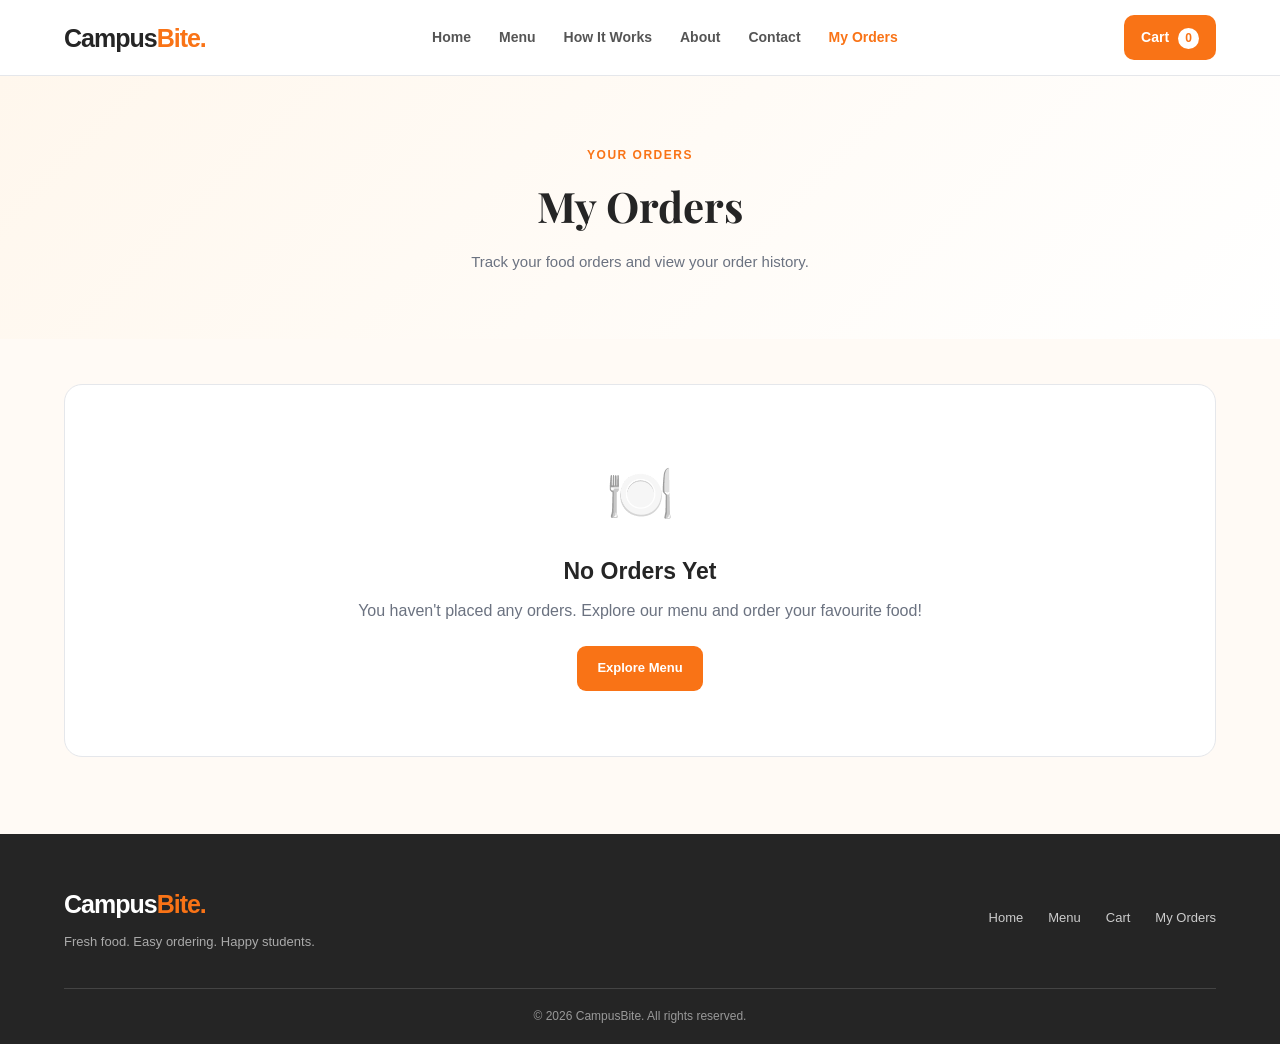
<file: my-orders.html>
<!DOCTYPE html>
<html lang="en">
<head>
    <meta charset="UTF-8">
    <meta name="viewport" content="width=device-width, initial-scale=1.0">

    <title>CampusBite | My Orders</title>

    <link rel="stylesheet" href="css/style.css">

    <link rel="preconnect" href="https://fonts.googleapis.com">
    <link rel="preconnect" href="https://fonts.gstatic.com" crossorigin>

    <link href="https://fonts.googleapis.com/css2?family=DM+Sans:wght@400;500;600;700;800&family=Playfair+Display:wght@600;700&display=swap" rel="stylesheet">
</head>

<body class="orders-page">

    <!-- NAVBAR -->
    <nav class="navbar">
        <div class="container nav-container">

            <a href="index.html" class="logo">
                Campus<span>Bite.</span>
            </a>

            <div class="nav-links">
                <a href="index.html">Home</a>
                <a href="menu.html">Menu</a>
                <a href="index.html#how-it-works">How It Works</a>
                <a href="index.html#about">About</a>
                <a href="index.html#contact">Contact</a>
                <a href="my-orders.html" class="active">My Orders</a>
            </div>

            <a href="cart.html" class="cart-button">
                Cart <span id="cart-count">0</span>
            </a>

        </div>
    </nav>


    <!-- PAGE HEADER -->
    <section class="orders-header">
        <div class="container">
            <span class="section-label">YOUR ORDERS</span>
            <h1>My Orders</h1>
            <p>Track your food orders and view your order history.</p>
        </div>
    </section>


    <!-- ORDERS -->
    <main class="orders-container container">
        <div id="orders-list"></div>
    </main>


    <!-- FOOTER -->
    <footer class="footer">

        <div class="container">

            <div class="footer-content">

                <div>
                    <a href="index.html" class="logo">
                        Campus<span>Bite.</span>
                    </a>

                    <p>Fresh food. Easy ordering. Happy students.</p>
                </div>

                <div class="footer-links">
                    <a href="index.html">Home</a>
                    <a href="menu.html">Menu</a>
                    <a href="cart.html">Cart</a>
                    <a href="my-orders.html">My Orders</a>
                </div>

            </div>

            <div class="footer-bottom">
                <p>© 2026 CampusBite. All rights reserved.</p>
            </div>

        </div>

    </footer>


    <script src="js/script.js"></script>

</body>
</html>
</file>
<file: css/style.css>
/* =========================================
   CAMPUSBITE - STYLE.CSS
   ========================================= */


/* ---------- RESET ---------- */

* {
    margin: 0;
    padding: 0;
    box-sizing: border-box;
}

html {
    scroll-behavior: smooth;
}

body {
    font-family: Arial, Helvetica, sans-serif;
    background: #fffaf5;
    color: #252525;
    line-height: 1.6;
}

img {
    max-width: 100%;
}

a {
    text-decoration: none;
    color: inherit;
}

button,
input {
    font-family: inherit;
}


/* ---------- VARIABLES ---------- */

:root {
    --orange: #f97316;
    --orange-dark: #ea580c;
    --orange-light: #fff1e7;

    --cream: #fffaf5;
    --white: #ffffff;

    --dark: #252525;
    --gray: #6b7280;
    --light-gray: #f3f4f6;
    --border: #e5e7eb;

    --green: #16a34a;

    --shadow: 0 10px 30px rgba(0, 0, 0, 0.08);

    --radius: 18px;
}


/* ---------- CONTAINER ---------- */

.container {
    width: 90%;
    max-width: 1180px;
    margin: 0 auto;
}


/* =========================================
   NAVBAR
   ========================================= */

.navbar {
    background: var(--white);
    border-bottom: 1px solid var(--border);
    position: sticky;
    top: 0;
    z-index: 1000;
}

.nav-container {
    min-height: 75px;
    display: flex;
    align-items: center;
    justify-content: space-between;
    gap: 25px;
}


/* LOGO */

.logo {
    font-size: 25px;
    font-weight: 800;
    color: var(--dark);
    letter-spacing: -1px;
}

.logo span {
    color: var(--orange);
}


/* NAV LINKS */

.nav-links {
    display: flex;
    align-items: center;
    gap: 28px;
}

.nav-links a {
    font-size: 14px;
    font-weight: 600;
    color: #555;
    transition: 0.3s;
}

.nav-links a:hover,
.nav-links a.active {
    color: var(--orange);
}


/* CART */

.cart-button {
    background: var(--orange);
    color: var(--white);
    padding: 11px 17px;
    border-radius: 10px;
    font-size: 14px;
    font-weight: 700;
    transition: 0.3s;
    white-space: nowrap;
}

.cart-button:hover {
    background: var(--orange-dark);
    transform: translateY(-1px);
}

.cart-button span {
    background: var(--white);
    color: var(--orange);
    min-width: 21px;
    height: 21px;
    display: inline-flex;
    align-items: center;
    justify-content: center;
    border-radius: 50%;
    margin-left: 5px;
    font-size: 12px;
}


/* =========================================
   HERO
   ========================================= */

.hero {
    padding: 90px 0;
    background:
        linear-gradient(
            135deg,
            #fff7ed,
            #ffffff
        );
}

.hero-content {
    display: grid;
    grid-template-columns: 1.2fr 0.8fr;
    align-items: center;
    gap: 70px;
}

.hero-tag {
    display: inline-block;
    background: var(--orange-light);
    color: var(--orange-dark);
    padding: 8px 14px;
    border-radius: 30px;
    font-size: 13px;
    font-weight: 700;
    margin-bottom: 20px;
}

.hero h1 {
    font-size: clamp(42px, 6vw, 68px);
    line-height: 1.08;
    letter-spacing: -2px;
    margin-bottom: 22px;
}

.hero h1 span {
    color: var(--orange);
    display: block;
}

.hero-text > p {
    color: var(--gray);
    max-width: 600px;
    font-size: 17px;
    margin-bottom: 30px;
}

.hero-buttons {
    display: flex;
    gap: 14px;
    flex-wrap: wrap;
}


/* BUTTONS */

.primary-button,
.secondary-button {
    display: inline-flex;
    align-items: center;
    justify-content: center;
    padding: 13px 21px;
    border-radius: 10px;
    font-size: 14px;
    font-weight: 700;
    transition: 0.3s;
}

.primary-button {
    background: var(--orange);
    color: white;
}

.primary-button:hover {
    background: var(--orange-dark);
    transform: translateY(-2px);
}

.secondary-button {
    border: 1px solid var(--border);
    background: white;
    color: var(--dark);
}

.secondary-button:hover {
    border-color: var(--orange);
    color: var(--orange);
}


/* HERO CARD */

.hero-card {
    background: white;
    border-radius: 25px;
    padding: 35px;
    box-shadow: var(--shadow);
    border: 1px solid #f1f1f1;
    text-align: center;
}

.hero-food-icon {
    font-size: 100px;
    background: var(--orange-light);
    border-radius: 20px;
    padding: 30px;
    margin-bottom: 25px;
}

.hero-card-content span {
    color: var(--orange);
    font-size: 13px;
    font-weight: 700;
}

.hero-card-content h3 {
    font-size: 25px;
    margin: 6px 0;
}

.hero-card-content p {
    color: var(--gray);
    font-size: 14px;
}

.hero-card-content strong {
    display: block;
    color: var(--orange);
    font-size: 25px;
    margin-top: 12px;
}


/* =========================================
   COMMON SECTIONS
   ========================================= */

.section {
    padding: 80px 0;
}

.light-section {
    background: #fff;
}

.section-heading {
    text-align: center;
    margin-bottom: 45px;
}

.section-heading-row {
    display: flex;
    align-items: flex-end;
    justify-content: space-between;
    text-align: left;
}

.section-label {
    display: inline-block;
    color: var(--orange);
    font-size: 12px;
    font-weight: 800;
    letter-spacing: 1.5px;
    margin-bottom: 8px;
}

.section-heading h2 {
    font-size: 35px;
    line-height: 1.2;
    margin-bottom: 10px;
}

.section-heading p {
    color: var(--gray);
}


/* =========================================
   FEATURES
   ========================================= */

.feature-grid {
    display: grid;
    grid-template-columns: repeat(4, 1fr);
    gap: 20px;
}

.feature-card {
    background: white;
    border: 1px solid var(--border);
    padding: 28px;
    border-radius: var(--radius);
    transition: 0.3s;
}

.feature-card:hover {
    transform: translateY(-5px);
    box-shadow: var(--shadow);
}

.feature-icon {
    width: 55px;
    height: 55px;
    border-radius: 14px;
    background: var(--orange-light);
    display: flex;
    align-items: center;
    justify-content: center;
    font-size: 25px;
    margin-bottom: 20px;
}

.feature-card h3 {
    margin-bottom: 8px;
}

.feature-card p {
    color: var(--gray);
    font-size: 14px;
}


/* =========================================
   FOOD CARDS
   ========================================= */

.food-grid {
    display: grid;
    grid-template-columns: repeat(3, 1fr);
    gap: 25px;
}

.food-card {
    background: white;
    border: 1px solid var(--border);
    border-radius: var(--radius);
    overflow: hidden;
    transition: 0.3s;
}

.food-card:hover {
    transform: translateY(-5px);
    box-shadow: var(--shadow);
}

.menu-food-image {
    height: 210px;
    overflow: hidden;
    background: #f4f4f4;
}

.menu-food-image img {
    width: 100%;
    height: 100%;
    object-fit: cover;
    display: block;
    transition: 0.4s;
}

.food-card:hover .menu-food-image img {
    transform: scale(1.04);
}

.menu-food-info {
    padding: 22px;
}

.food-category {
    display: inline-block;
    color: var(--orange-dark);
    background: var(--orange-light);
    padding: 4px 9px;
    border-radius: 20px;
    font-size: 11px;
    font-weight: 700;
    text-transform: uppercase;
}

.menu-food-info h3 {
    font-size: 20px;
    margin: 10px 0 6px;
}

.menu-food-info p {
    color: var(--gray);
    font-size: 13px;
    min-height: 42px;
}

.food-bottom {
    display: flex;
    justify-content: space-between;
    align-items: center;
    margin-top: 17px;
}

.food-bottom strong {
    font-size: 21px;
    color: var(--dark);
}

.food-bottom button {
    border: none;
    background: var(--orange);
    color: white;
    padding: 9px 14px;
    border-radius: 8px;
    cursor: pointer;
    font-size: 13px;
    font-weight: 700;
    transition: 0.3s;
}

.food-bottom button:hover {
    background: var(--orange-dark);
}


/* =========================================
   MENU PAGE
   ========================================= */

.menu-hero {
    background:
        linear-gradient(
            135deg,
            #fff7ed,
            #ffffff
        );
    padding: 65px 0;
    text-align: center;
}

.menu-hero h1 {
    font-size: 48px;
    line-height: 1.15;
    margin-bottom: 12px;
}

.menu-hero p {
    color: var(--gray);
    margin-bottom: 28px;
}


/* SEARCH */

.search-box {
    width: 100%;
    max-width: 520px;
    margin: 0 auto;
    background: white;
    border: 1px solid var(--border);
    border-radius: 12px;
    display: flex;
    align-items: center;
    gap: 10px;
    padding: 13px 17px;
    box-shadow: 0 5px 20px rgba(0,0,0,0.04);
}

.search-box span {
    font-size: 17px;
}

.search-box input {
    width: 100%;
    border: none;
    outline: none;
    font-size: 14px;
    background: transparent;
}


/* FILTERS */

.filter-bar {
    display: flex;
    justify-content: center;
    gap: 10px;
    margin-bottom: 40px;
    flex-wrap: wrap;
}

.filter-button {
    border: 1px solid var(--border);
    background: white;
    color: #555;
    padding: 9px 18px;
    border-radius: 25px;
    cursor: pointer;
    font-size: 13px;
    font-weight: 700;
    transition: 0.3s;
}

.filter-button:hover,
.filter-button.active {
    background: var(--orange);
    color: white;
    border-color: var(--orange);
}


/* =========================================
   HOW IT WORKS
   ========================================= */

.how-section {
    padding: 80px 0;
    background: #fff7ed;
}

.steps {
    display: grid;
    grid-template-columns: repeat(4, 1fr);
    gap: 25px;
}

.step {
    background: white;
    padding: 28px;
    border-radius: var(--radius);
    border: 1px solid #f4dfd0;
}

.step-number {
    color: var(--orange);
    font-size: 25px;
    font-weight: 800;
    margin-bottom: 18px;
}

.step h3 {
    margin-bottom: 8px;
}

.step p {
    color: var(--gray);
    font-size: 14px;
}


/* =========================================
   ABOUT
   ========================================= */

.about {
    background: white;
}

.about-content {
    display: grid;
    grid-template-columns: 1fr 0.7fr;
    gap: 70px;
    align-items: center;
}

.about-text h2 {
    font-size: 40px;
    line-height: 1.2;
    margin-bottom: 20px;
}

.about-text p {
    color: var(--gray);
    margin-bottom: 15px;
    max-width: 650px;
}

.about-box {
    background: var(--orange-light);
    border-radius: 25px;
    padding: 45px 35px;
    text-align: center;
}

.about-icon {
    font-size: 65px;
    margin-bottom: 15px;
}

.about-box h3 {
    font-size: 22px;
    margin-bottom: 8px;
}

.about-box p {
    color: var(--gray);
}


/* =========================================
   CONTACT
   ========================================= */

.contact {
    background: #fffaf5;
}

.contact-grid {
    display: grid;
    grid-template-columns: repeat(3, 1fr);
    gap: 20px;
}

.contact-card {
    background: white;
    border: 1px solid var(--border);
    border-radius: var(--radius);
    padding: 30px;
    text-align: center;
}

.contact-icon {
    font-size: 30px;
    margin-bottom: 12px;
}

.contact-card h3 {
    margin-bottom: 5px;
}

.contact-card p {
    color: var(--gray);
    font-size: 14px;
}


/* =========================================
   VIEW MENU
   ========================================= */

.view-menu-link {
    color: var(--orange);
    font-weight: 700;
    font-size: 14px;
}

.view-menu-link:hover {
    color: var(--orange-dark);
}


/* =========================================
   CART PAGE
   ========================================= */

.cart-layout {
    display: grid;
    grid-template-columns: 1fr;
    gap: 30px;
    align-items: start;
}

.cart-summary {
    background: white;
    border: 1px solid var(--border);
    border-radius: 18px;
    padding: 28px;
    position: static;
}

.cart-heading {
    display: flex;
    justify-content: space-between;
    align-items: flex-end;
    margin-bottom: 25px;
}

.cart-heading h2 {
    font-size: 28px;
}

#cart-item-count {
    color: var(--gray);
    font-size: 14px;
}


/* CART ITEM */

.cart-item {
    display: grid;
    grid-template-columns: 95px 1fr auto;
    gap: 20px;
    align-items: center;
    background: white;
    border: 1px solid var(--border);
    border-radius: 15px;
    padding: 15px;
    margin-bottom: 15px;
    transition: 0.2s;
}

.cart-item:hover {
    border-color: #f7c9a8;
    box-shadow: 0 5px 18px rgba(0, 0, 0, 0.04);
}

.cart-item-image {
    width: 95px;
    height: 85px;
    border-radius: 10px;
    overflow: hidden;
    background: #f3f3f3;
}

.cart-item-image img {
    width: 100%;
    height: 100%;
    object-fit: cover;
}

.cart-item-details h3 {
    margin: 7px 0 3px;
    font-size: 17px;
}

.cart-item-details p {
    color: var(--gray);
    font-size: 13px;
}

.cart-item-actions {
    display: flex;
    align-items: center;
    gap: 18px;
}

.quantity-control {
    display: flex;
    align-items: center;
    border: 1px solid var(--border);
    border-radius: 8px;
    overflow: hidden;
}

.quantity-control button {
    width: 30px;
    height: 30px;
    border: none;
    background: #f7f7f7;
    cursor: pointer;
    font-size: 18px;
}

.quantity-control button:hover {
    background: var(--orange-light);
}

.quantity-control span {
    width: 32px;
    text-align: center;
    font-weight: 700;
    font-size: 13px;
}

.cart-item-price {
    min-width: 55px;
}

.remove-button {
    border: none;
    background: transparent;
    color: #dc2626;
    cursor: pointer;
    font-size: 12px;
    font-weight: 700;
}

.continue-shopping {
    display: inline-block;
    margin-top: 10px;
    color: var(--orange);
    font-size: 14px;
    font-weight: 700;
}


/* =========================================
   ORDER SUMMARY
   ========================================= */

.cart-summary {
    background: white;
    border: 1px solid var(--border);
    border-radius: 20px;
    padding: 30px;
    position: sticky;
    top: 100px;
    box-shadow: 0 5px 20px rgba(0, 0, 0, 0.03);
}

.cart-summary h2 {
    font-size: 24px;
    margin-bottom: 22px;
}

.summary-row {
    display: flex;
    justify-content: space-between;
    margin: 13px 0;
    color: var(--gray);
    font-size: 14px;
}

.summary-row strong {
    color: var(--dark);
}

.cart-summary hr {
    border: none;
    border-top: 1px solid var(--border);
    margin: 20px 0;
}

.summary-total {
    display: flex;
    justify-content: space-between;
    font-size: 19px;
    font-weight: 800;
    margin-bottom: 25px;
}

.summary-total strong {
    color: var(--orange);
}


/* =========================================
   PICKUP TIME
   ========================================= */

.pickup-section {
    border-top: 1px solid var(--border);
    padding-top: 24px;
    margin-top: 24px;
}

.pickup-section h3,
.customer-details h3,
.payment-section h3 {
    font-size: 16px;
    margin-bottom: 7px;
}

.pickup-section > p {
    color: var(--gray);
    font-size: 12px;
    margin-bottom: 15px;
}

.pickup-options {
    display: grid;
    gap: 8px;
}

.pickup-option {
    display: flex;
    align-items: center;
    gap: 10px;
    border: 1px solid var(--border);
    padding: 11px;
    border-radius: 9px;
    cursor: pointer;
    font-size: 12px;
    transition: 0.2s;
    background: #fff;
}

.pickup-option:hover {
    border-color: var(--orange);
    background: var(--orange-light);
}

.pickup-option input {
    accent-color: var(--orange);
}


/* =========================================
   CUSTOMER DETAILS
   ========================================= */

.customer-details {
    border-top: 1px solid var(--border);
    margin-top: 24px;
    padding-top: 24px;
}

.customer-details h3 {
    margin-bottom: 10px;
}

.customer-details input {
    width: 100%;
    border: 1px solid var(--border);
    border-radius: 9px;
    padding: 12px;
    margin-top: 9px;
    outline: none;
    font-size: 13px;
    background: #fff;
    transition: 0.2s;
}

.customer-details input::placeholder {
    color: #9ca3af;
}

.customer-details input:focus {
    border-color: var(--orange);
    box-shadow: 0 0 0 3px rgba(249, 115, 22, 0.08);
}


/* =========================================
   PAYMENT OPTIONS
   ========================================= */

.payment-section {
    border-top: 1px solid var(--border);
    margin-top: 24px;
    padding-top: 24px;
}

.payment-section h3 {
    margin-bottom: 12px;
}

.payment-option {
    display: flex;
    align-items: center;
    gap: 10px;
    width: 100%;
    border: 1px solid var(--border);
    border-radius: 9px;
    padding: 11px 12px;
    margin-bottom: 8px;
    cursor: pointer;
    font-size: 13px;
    background: white;
    transition: 0.2s;
}

.payment-option:hover {
    border-color: var(--orange);
    background: var(--orange-light);
}

.payment-option input {
    accent-color: var(--orange);
}


/* =========================================
   CHECKOUT BUTTON
   ========================================= */

.checkout-button {
    width: 100%;
    border: none;
    background: var(--orange);
    color: white;
    padding: 14px;
    border-radius: 10px;
    margin-top: 22px;
    cursor: pointer;
    font-size: 14px;
    font-weight: 800;
    transition: 0.3s;
}

.checkout-button:hover {
    background: var(--orange-dark);
    transform: translateY(-1px);
}

.secure-note {
    text-align: center;
    color: var(--gray);
    font-size: 11px;
    margin-top: 12px;
}


/* =========================================
   EMPTY CART
   ========================================= */

.empty-cart {
    text-align: center;
    background: white;
    border: 1px solid var(--border);
    border-radius: 20px;
    padding: 70px 20px;
}

.empty-cart .feature-icon {
    display:flex;
    justify-content:center;
    align-items:center;
    margin: 0 auto 20px;
  
}

.empty-cart h2 {
    margin-bottom: 7px;
}

.empty-cart p {
    color: var(--gray);
    margin-bottom: 25px;
}

#cart-content {
    display: none;
}


/* =========================================
   ORDER MODAL
   ========================================= */

.order-modal {
    position: fixed;
    inset: 0;
    background: rgba(0, 0, 0, 0.55);
    display: none;
    align-items: center;
    justify-content: center;
    padding: 20px;
    z-index: 2000;
}

.order-modal-content {
    width: 100%;
    max-width: 480px;
    background: white;
    border-radius: 22px;
    padding: 40px;
    text-align: center;
    box-shadow: var(--shadow);
}

.success-icon {
    width: 70px;
    height: 70px;
    margin: 0 auto 20px;
    border-radius: 50%;
    background: #dcfce7;
    color: var(--green);
    display: flex;
    align-items: center;
    justify-content: center;
    font-size: 35px;
    font-weight: 800;
}

.order-modal-content h2 {
    font-size: 28px;
    margin-bottom: 10px;
}

.order-modal-content > p {
    color: var(--gray);
}

.order-details {
    background: #fff7ed;
    border-radius: 12px;
    padding: 18px;
    margin: 25px 0;
    display: grid;
    gap: 14px;
}

.order-details div {
    display: flex;
    justify-content: space-between;
    gap: 15px;
    font-size: 13px;
}

.order-details span {
    color: var(--gray);
}

.order-details strong {
    color: var(--dark);
}

.pickup-message {
    font-size: 13px;
    margin-bottom: 25px;
}


/* =========================================
   FOOTER
   ========================================= */

.footer {
    background: #252525;
    color: white;
    padding-top: 50px;
}

.footer .logo {
    color: white;
}

.footer-content {
    display: flex;
    justify-content: space-between;
    gap: 30px;
    padding-bottom: 35px;
}

.footer-content p {
    color: #aaa;
    font-size: 13px;
    margin-top: 8px;
}

.footer-links {
    display: flex;
    gap: 25px;
    align-items: center;
}

.footer-links a {
    color: #ccc;
    font-size: 13px;
}

.footer-links a:hover {
    color: var(--orange);
}

.footer-bottom {
    border-top: 1px solid #444;
    text-align: center;
    padding: 18px;
}

.footer-bottom p {
    color: #999;
    font-size: 12px;
}


/* =========================================
   RESPONSIVE
   ========================================= */

@media (max-width: 900px) {

    .nav-links {
        gap: 15px;
    }

    .hero-content {
        grid-template-columns: 1fr;
        gap: 40px;
    }

    .hero {
        padding: 65px 0;
    }

    .feature-grid {
        grid-template-columns: repeat(2, 1fr);
    }

    .steps {
        grid-template-columns: repeat(2, 1fr);
    }

    .about-content {
        grid-template-columns: 1fr;
        gap: 40px;
    }

    
    
    
}


@media (max-width: 700px) {

    .nav-container {
        flex-wrap: wrap;
        padding: 15px 0;
    }

    .nav-links {
        order: 3;
        width: 100%;
        justify-content: center;
        flex-wrap: wrap;
        gap: 14px;
    }

    .nav-links a {
        font-size: 12px;
    }

    .hero h1 {
        font-size: 43px;
    }

    .hero-card {
        padding: 25px;
    }

    .section {
        padding: 60px 0;
    }

    .section-heading h2 {
        font-size: 29px;
    }

    .section-heading-row {
        display: block;
    }

    .view-menu-link {
        display: inline-block;
        margin-top: 10px;
    }

    .food-grid {
        grid-template-columns: 1fr;
    }

    .contact-grid {
        grid-template-columns: 1fr;
    }

    .feature-grid {
        grid-template-columns: 1fr;
    }

    .steps {
        grid-template-columns: 1fr;
    }

    .menu-hero h1 {
        font-size: 38px;
    }

    .cart-item {
        grid-template-columns: 75px 1fr;
    }

    .cart-item-image {
        width: 75px;
        height: 70px;
    }

    .cart-item-actions {
        grid-column: 1 / -1;
        justify-content: space-between;
        padding-top: 5px;
    }

    .footer-content {
        flex-direction: column;
    }

    .footer-links {
        flex-wrap: wrap;
    }
}


@media (max-width: 450px) {

    .container {
        width: 92%;
    }

    .cart-button {
        padding: 9px 12px;
    }

    .hero h1 {
        font-size: 37px;
    }

    .hero-buttons {
        flex-direction: column;
    }

    .primary-button,
    .secondary-button {
        width: 100%;
    }

    .order-modal-content {
        padding: 30px 20px;
    }

    .cart-summary {
        padding: 22px;
    }

    .payment-option,
    .pickup-option {
        font-size: 12px;
    }
}
/* FOOD RATINGS */

.food-rating {
    display: flex;
    align-items: center;
    gap: 7px;
    margin: 12px 0;
    font-size: 13px;
    }
    
    .rating-stars {
    color: #f5a623;
    letter-spacing: 1px;
    font-size: 16px;
    }
    
    .food-rating strong {
    color: #333;
    font-weight: 600;
    }
    
    .rating-count {
    color: #777;
    font-size: 12px;
    }

/* =========================================
   MY ORDERS PAGE
   ========================================= */

   .orders-header {
    background: linear-gradient(135deg, #fff7ed, #ffffff);
    padding: 65px 0;
    text-align: center;
}

.orders-header h1 {
    font-family: "Playfair Display", serif;
    font-size: 42px;
    margin-bottom: 10px;
}

.orders-header p {
    color: var(--gray);
    font-size: 15px;
}

.orders-container {
    min-height: 55vh;
    padding-top: 45px;
    padding-bottom: 65px;
}

.order-card {
    background: var(--white);
    border: 1px solid var(--border);
    border-radius: var(--radius);
    padding: 25px;
    margin-bottom: 22px;
    box-shadow: 0 5px 20px rgba(0, 0, 0, 0.03);
}

.order-top {
    display: flex;
    justify-content: space-between;
    align-items: center;
    gap: 15px;
    flex-wrap: wrap;
    padding-bottom: 18px;
    border-bottom: 1px solid var(--border);
}

.order-id {
    font-size: 16px;
    font-weight: 800;
}

.order-date {
    color: var(--gray);
    font-size: 12px;
    margin-top: 4px;
}

.status {
    padding: 7px 13px;
    border-radius: 20px;
    font-size: 12px;
    font-weight: 700;
}

.status-placed {
    background: #fff7ed;
    color: #c2410c;
}

.status-preparing {
    background: #fef3c7;
    color: #92400e;
}

.status-ready {
    background: #dcfce7;
    color: #15803d;
}

.status-completed {
    background: #dbeafe;
    color: #1d4ed8;
}

.status-cancelled {
    background: #fee2e2;
    color: #b91c1c;
}

.order-items {
    padding: 18px 0;
    border-bottom: 1px solid var(--border);
}

.food-item {
    display: flex;
    align-items: center;
    gap: 15px;
    margin-bottom: 15px;
}

.food-item:last-child {
    margin-bottom: 0;
}

.food-item img {
    width: 65px;
    height: 60px;
    object-fit: cover;
    border-radius: 10px;
    background: var(--light-gray);
}

.food-item-details {
    flex: 1;
}

.food-item-details h3 {
    font-size: 15px;
    margin-bottom: 3px;
}

.food-item-details p {
    color: var(--gray);
    font-size: 12px;
}

.food-item-price {
    font-weight: 700;
    font-size: 14px;
}

.order-info {
    display: grid;
    grid-template-columns: repeat(2, 1fr);
    gap: 14px;
    padding: 18px 0;
    border-bottom: 1px solid var(--border);
}

.order-info p {
    color: var(--gray);
    font-size: 12px;
}

.order-info strong {
    display: block;
    color: var(--dark);
    font-size: 13px;
    margin-top: 3px;
}

.order-bottom {
    display: flex;
    justify-content: space-between;
    align-items: center;
    gap: 15px;
    flex-wrap: wrap;
    padding-top: 18px;
}

.total-amount {
    font-size: 19px;
    color: var(--orange);
    font-weight: 800;
}

.cancel-btn {
    background: white;
    color: #dc2626;
    border: 1px solid #fecaca;
    border-radius: 8px;
    padding: 9px 15px;
    font-size: 12px;
    font-weight: 700;
    cursor: pointer;
    transition: 0.3s;
}

.cancel-btn:hover {
    background: #fee2e2;
}

.empty-state {
    text-align: center;
    background: white;
    border: 1px solid var(--border);
    border-radius: var(--radius);
    padding: 65px 20px;
}

.empty-state .empty-icon {
    font-size: 55px;
    margin-bottom: 15px;
}

.empty-state h2 {
    font-size: 23px;
    margin-bottom: 8px;
}

.empty-state p {
    color: var(--gray);
    margin-bottom: 22px;
}

.menu-btn {
    display: inline-block;
    background: var(--orange);
    color: white;
    padding: 12px 20px;
    border-radius: 9px;
    font-size: 13px;
    font-weight: 700;
}

.menu-btn:hover {
    background: var(--orange-dark);
}

@media (max-width: 600px) {

    .orders-header {
        padding: 45px 0;
    }

    .orders-header h1 {
        font-size: 34px;
    }

    .order-card {
        padding: 17px;
    }

    .order-info {
        grid-template-columns: 1fr;
    }

    .order-top {
        align-items: flex-start;
    }

    .order-bottom {
        align-items: flex-start;
    }

    .food-item img {
        width: 55px;
        height: 55px;
    }
}

/* =================================
   CAMPUSBITE ADMIN DASHBOARD
================================= */

.admin-page {
    background: #fffaf5;
    min-height: 100vh;
}

.admin-layout {
    display: flex;
    min-height: 100vh;
}

/* SIDEBAR */

.admin-sidebar {
    width: 250px;
    background: #252525;
    color: white;
    padding: 28px 18px;
    display: flex;
    flex-direction: column;
    flex-shrink: 0;
    position: fixed;
    top: 0;
    bottom: 0;
    left: 0;
}

.admin-brand {
    padding: 0 12px 30px;
    border-bottom: 1px solid #444;
}

.admin-brand .logo {
    color: white;
    font-size: 25px;
}

.admin-brand .logo span {
    color: #f97316;
}

.admin-brand p {
    color: #aaa;
    font-size: 11px;
    letter-spacing: 2px;
    margin-top: 8px;
}

.admin-nav {
    display: flex;
    flex-direction: column;
    gap: 8px;
    margin-top: 30px;
}

.admin-nav-link {
    color: #ddd;
    text-decoration: none;
    padding: 13px 14px;
    border-radius: 10px;
    font-size: 14px;
    transition: 0.3s;
}

.admin-nav-link:hover,
.admin-nav-link.active {
    background: #f97316;
    color: white;
}

.admin-sidebar-bottom {
    margin-top: auto;
    padding: 15px 12px;
    border-top: 1px solid #444;
}

.admin-sidebar-bottom a {
    color: #ddd;
    text-decoration: none;
    font-size: 14px;
}

.admin-sidebar-bottom a:hover {
    color: #f97316;
}


/* MAIN CONTENT */

.admin-main {
    flex: 1;
    margin-left: 250px;
    padding: 35px 40px;
    min-width: 0;
}

.admin-topbar {
    display: flex;
    justify-content: space-between;
    align-items: center;
    gap: 20px;
    flex-wrap: wrap;
    margin-bottom: 40px;
}

.admin-topbar h2 {
    font-size: 27px;
    margin-bottom: 5px;
}

.admin-topbar p,
.admin-dashboard-heading p,
.admin-section-heading p {
    color: #777;
    font-size: 14px;
}

.admin-refresh-btn {
    background: #f97316;
    color: white;
    border: none;
    padding: 12px 20px;
    border-radius: 10px;
    cursor: pointer;
    font-weight: bold;
    transition: 0.3s;
}

.admin-refresh-btn:hover {
    background: #ea580c;
}


/* DASHBOARD SECTIONS */

.admin-dashboard-section {
    margin-bottom: 42px;
    scroll-margin-top: 25px;
}

.admin-dashboard-heading {
    margin-bottom: 20px;
}

.admin-dashboard-heading h2,
.admin-section-heading h2 {
    font-size: 21px;
    margin-bottom: 5px;
}


/* SUMMARY CARDS */

.admin-summary {
    display: grid;
    grid-template-columns: repeat(4, minmax(0, 1fr));
    gap: 18px;
}

.admin-stat {
    background: white;
    padding: 23px;
    border-radius: 15px;
    box-shadow: 0 4px 18px rgba(0,0,0,0.05);
    border: 1px solid #f1ece7;
    border-left: 4px solid #f97316;
}

.admin-stat p {
    color: #777;
    font-size: 14px;
}

.admin-stat h3 {
    font-size: 29px;
    margin-top: 8px;
    color: #252525;
}


/* ORDER SECTIONS */

.admin-section-heading {
    display: flex;
    justify-content: space-between;
    align-items: center;
    gap: 15px;
    margin-bottom: 20px;
}

.admin-section-heading > span {
    background: #fff1e7;
    color: #ea580c;
    padding: 7px 13px;
    border-radius: 20px;
    font-size: 13px;
    font-weight: bold;
}

.admin-order-card {
    background: white;
    padding: 22px;
    border-radius: 15px;
    box-shadow: 0 4px 18px rgba(0,0,0,0.05);
    border: 1px solid #f1ece7;
    margin-bottom: 18px;
}

.admin-order-top {
    display: flex;
    justify-content: space-between;
    align-items: center;
    gap: 12px;
    flex-wrap: wrap;
    border-bottom: 1px solid #eee;
    padding-bottom: 15px;
}

.admin-order-top h3 {
    color: #ea580c;
}

.admin-order-details {
    display: grid;
    grid-template-columns: repeat(2, minmax(0, 1fr));
    gap: 12px;
    margin: 20px 0;
    font-size: 14px;
}

.admin-order-items {
    background: #fffaf5;
    padding: 16px;
    border-radius: 12px;
    margin-bottom: 18px;
}

.admin-order-items p {
    margin: 7px 0;
    font-size: 14px;
}

.admin-order-bottom {
    display: flex;
    justify-content: space-between;
    align-items: center;
    gap: 15px;
    flex-wrap: wrap;
    border-top: 1px solid #eee;
    padding-top: 17px;
}

.admin-status-control {
    display: flex;
    align-items: center;
    gap: 10px;
    flex-wrap: wrap;
}

.admin-status-control select {
    padding: 10px;
    border: 1px solid #e5e7eb;
    border-radius: 8px;
    background: white;
    cursor: pointer;
}

.admin-empty {
    text-align: center;
    padding: 35px 20px;
    background: white;
    border-radius: 15px;
    color: #777;
    border: 1px dashed #ddd;
}


/* FUTURE FEATURE PLACEHOLDERS */

.admin-placeholder {
    background: white;
    border: 1px dashed #f97316;
    border-radius: 15px;
    padding: 30px;
    text-align: center;
}

.admin-placeholder h3 {
    margin-bottom: 10px;
}

.admin-placeholder p {
    color: #777;
    margin-bottom: 15px;
}

.admin-placeholder span {
    display: inline-block;
    background: #fff1e7;
    color: #ea580c;
    padding: 6px 14px;
    border-radius: 20px;
    font-size: 12px;
    font-weight: bold;
}


/* FOOTER */

.admin-footer {
    text-align: center;
    padding: 25px 10px;
    border-top: 1px solid #eee;
    color: #888;
    font-size: 13px;
}


/* RESPONSIVE DESIGN */

@media (max-width: 1000px) {
    .admin-main {
        padding: 30px 25px;
    }

    .admin-summary {
        grid-template-columns: repeat(2, minmax(0, 1fr));
    }
}

@media (max-width: 700px) {
    .admin-layout {
        display: block;
    }

    .admin-sidebar {
        position: relative;
        width: 100%;
        padding: 18px;
    }

    .admin-brand {
        padding-bottom: 15px;
    }

    .admin-nav {
        display: grid;
        grid-template-columns: repeat(2, minmax(0, 1fr));
        margin-top: 18px;
        gap: 7px;
    }

    .admin-nav-link {
        font-size: 12px;
        padding: 11px 8px;
    }

    .admin-sidebar-bottom {
        margin-top: 18px;
    }

    .admin-main {
        margin-left: 0;
        padding: 25px 16px;
    }

    .admin-topbar {
        align-items: flex-start;
        flex-direction: column;
    }

    .admin-order-details {
        grid-template-columns: 1fr;
    }
}

@media (max-width: 400px) {
    .admin-summary {
        grid-template-columns: 1fr;
    }
}

/* CAMPUSBITE ADMIN LOGIN PAGE */

.admin-login-page {
    min-height: 100vh;
    background: #fffaf3;
    display: flex;
    align-items: center;
    justify-content: center;
    padding: 25px;
}

.admin-login-container {
    width: 100%;
    max-width: 420px;
    text-align: center;
}

.admin-login-container > .logo {
    display: inline-block;
    font-size: 30px;
    font-weight: 700;
    color: #252525;
    margin-bottom: 25px;
}

.admin-login-container > .logo span {
    color: #f27a35;
}

.admin-login-card {
    background: #ffffff;
    padding: 38px 32px;
    border-radius: 18px;
    box-shadow: 0 8px 35px rgba(0, 0, 0, 0.08);
    text-align: left;
}

.admin-login-icon {
    font-size: 38px;
    text-align: center;
    margin-bottom: 12px;
}

.admin-login-card h1 {
    text-align: center;
    font-size: 27px;
    margin-bottom: 8px;
    color: #252525;
}

.admin-login-subtitle {
    text-align: center;
    color: #777;
    font-size: 14px;
    margin-bottom: 30px;
}

.login-form-group {
    margin-bottom: 20px;
}

.login-form-group label {
    display: block;
    margin-bottom: 8px;
    font-weight: 600;
    font-size: 14px;
}

.login-form-group input {
    width: 100%;
    padding: 13px 14px;
    border: 1px solid #ddd;
    border-radius: 8px;
    font-size: 14px;
    outline: none;
}

.login-form-group input:focus {
    border-color: #f27a35;
}

.admin-login-btn {
    width: 100%;
    padding: 14px;
    border: none;
    border-radius: 8px;
    background: #f27a35;
    color: white;
    font-size: 15px;
    font-weight: 600;
    cursor: pointer;
    margin-top: 8px;
}

.admin-login-btn:hover {
    background: #df6828;
}

.login-error {
    color: #d93025;
    font-size: 13px;
    margin-bottom: 10px;
}

.login-back-link {
    display: block;
    text-align: center;
    margin-top: 24px;
    color: #666;
    font-size: 14px;
}

.admin-login-footer {
    margin-top: 22px;
    color: #888;
    font-size: 12px;
}

/* ADMIN LOGOUT BUTTON */

.admin-logout-btn {
    width: 100%;
    padding: 12px 15px;
    margin-top: 15px;
    background: #f27a35;
    color: white;
    border: none;
    border-radius: 8px;
    text-align: left;
    font-size: 14px;
    cursor: pointer;
    font-family: inherit;
}

.admin-logout-btn:hover {
    background: #df6828;
}

/* Menu Quantity Controls */

.menu-quantity-control {
    display: inline-flex;
    align-items: center;
    justify-content: center;
    gap: 15px;
    padding: 5px 10px;
    border: 1px solid #f27a35;
    border-radius: 8px;
    background: #fffaf3;
}

.menu-quantity-control button {
    width: 28px;
    height: 28px;
    border: none;
    border-radius: 6px;
    background: #f27a35;
    color: white;
    font-size: 18px;
    cursor: pointer;
}

.menu-quantity-control span {
    min-width: 15px;
    text-align: center;
    font-weight: 600;
}

/* =========================================
   CUSTOM ADD TO CART POPUP
   ========================================= */

   .custom-popup-overlay {
    display: none;
    position: fixed;
    inset: 0;
    background: rgba(0, 0, 0, 0.55);
    justify-content: center;
    align-items: center;
    z-index: 9999;
    padding: 20px;
}

.custom-popup {
    width: 100%;
    max-width: 380px;
    background: #fffaf3;
    padding: 30px 25px;
    border-radius: 18px;
    text-align: center;
    box-shadow: 0 10px 35px rgba(0, 0, 0, 0.2);
    animation: popupAppear 0.25s ease;
}

.popup-icon {
    font-size: 42px;
    margin-bottom: 12px;
}

.custom-popup h2 {
    color: #252525;
    font-size: 24px;
    margin-bottom: 10px;
}

.custom-popup p {
    color: #777;
    font-size: 15px;
    line-height: 1.6;
    margin-bottom: 25px;
}

.popup-buttons {
    display: flex;
    justify-content: center;
    gap: 12px;
}

.popup-buttons button {
    padding: 11px 16px;
    border-radius: 8px;
    font-size: 14px;
    font-weight: 600;
    cursor: pointer;
    transition: 0.2s;
}

.popup-cancel-btn {
    background: transparent;
    border: 1px solid #ddd;
    color: #555;
}

.popup-confirm-btn {
    background: #f27a35;
    border: 1px solid #f27a35;
    color: white;
}

.popup-cancel-btn:hover {
    background: #f0e9df;
}

.popup-confirm-btn:hover {
    background: #df6423;
}

@keyframes popupAppear {
    from {
        opacity: 0;
        transform: scale(0.9);
    }

    to {
        opacity: 1;
        transform: scale(1);
    }
}

/* FOOD AVAILABILITY MANAGEMENT */

.food-management-list {
    display: grid;
    grid-template-columns: repeat(auto-fit, minmax(260px, 1fr));
    gap: 18px;
    margin-top: 20px;
}

.food-management-card {
    background: #fffaf5;
    border: 1px solid #f3e2d4;
    border-radius: 14px;
    padding: 18px;
    display: flex;
    justify-content: space-between;
    align-items: center;
    gap: 12px;
}

.food-management-card h3 {
    font-size: 16px;
    margin: 0 0 6px;
    color: #333;
}

.food-management-card p {
    margin: 0;
    font-size: 13px;
    color: #777;
}

.food-availability-btn {
    border: none;
    border-radius: 20px;
    padding: 9px 13px;
    font-size: 12px;
    font-weight: 600;
    cursor: pointer;
    white-space: nowrap;
}

.food-availability-btn.available {
    background: #e3f7e9;
    color: #218442;
}

.food-availability-btn.unavailable {
    background: #ffe5e2;
    color: #c0392b;
}

/* FOOD OUT OF STOCK LABEL */

.stock-status {
    color: #c0392b;
    font-size: 13px;
    font-weight: 700;
    margin-top: 8px;
}

.food-card button:disabled {
    background: #ddd;
    color: #777;
    cursor: not-allowed;
    opacity: 1;
}

/* ADD NEW FOOD FORM */

.add-food-form {
    background: #fffaf5;
    border: 1px solid #f3e2d4;
    border-radius: 16px;
    padding: 24px;
    margin-top: 20px;
    margin-bottom: 28px;
}

.add-food-form h3 {
    color: #333;
    font-size: 19px;
    margin: 0 0 20px;
}

.food-form-grid {
    display: grid;
    grid-template-columns: repeat(2, 1fr);
    gap: 18px;
}

.food-form-grid .form-group {
    display: flex;
    flex-direction: column;
    gap: 8px;
}

.food-form-grid label {
    font-size: 14px;
    font-weight: 600;
    color: #444;
}

.food-form-grid input,
.food-form-grid select {
    width: 100%;
    padding: 12px;
    border: 1px solid #e5d5c8;
    border-radius: 9px;
    background: white;
    font-size: 14px;
    outline: none;
}

.food-form-grid input:focus,
.food-form-grid select:focus {
    border-color: #f27a35;
}

.add-food-submit-btn {
    margin-top: 20px;
    padding: 12px 24px;
    background: #f27a35;
    color: white;
    border: none;
    border-radius: 9px;
    font-weight: 600;
    cursor: pointer;
}

.add-food-submit-btn:hover {
    background: #df6828;
}

@media (max-width: 600px) {
    .food-form-grid {
        grid-template-columns: 1fr;
    }
}

/* FOOD MANAGEMENT ACTION BUTTONS */

.food-management-actions {
    display: flex;
    align-items: center;
    flex-wrap: wrap;
    gap: 7px;
}

.food-edit-btn,
.food-delete-btn {
    border: none;
    padding: 9px 12px;
    border-radius: 20px;
    font-size: 12px;
    font-weight: 600;
    cursor: pointer;
}

.food-edit-btn {
    background: #fff0df;
    color: #d96b27;
}

.food-delete-btn {
    background: #ffe5e2;
    color: #c0392b;
}
</file>
